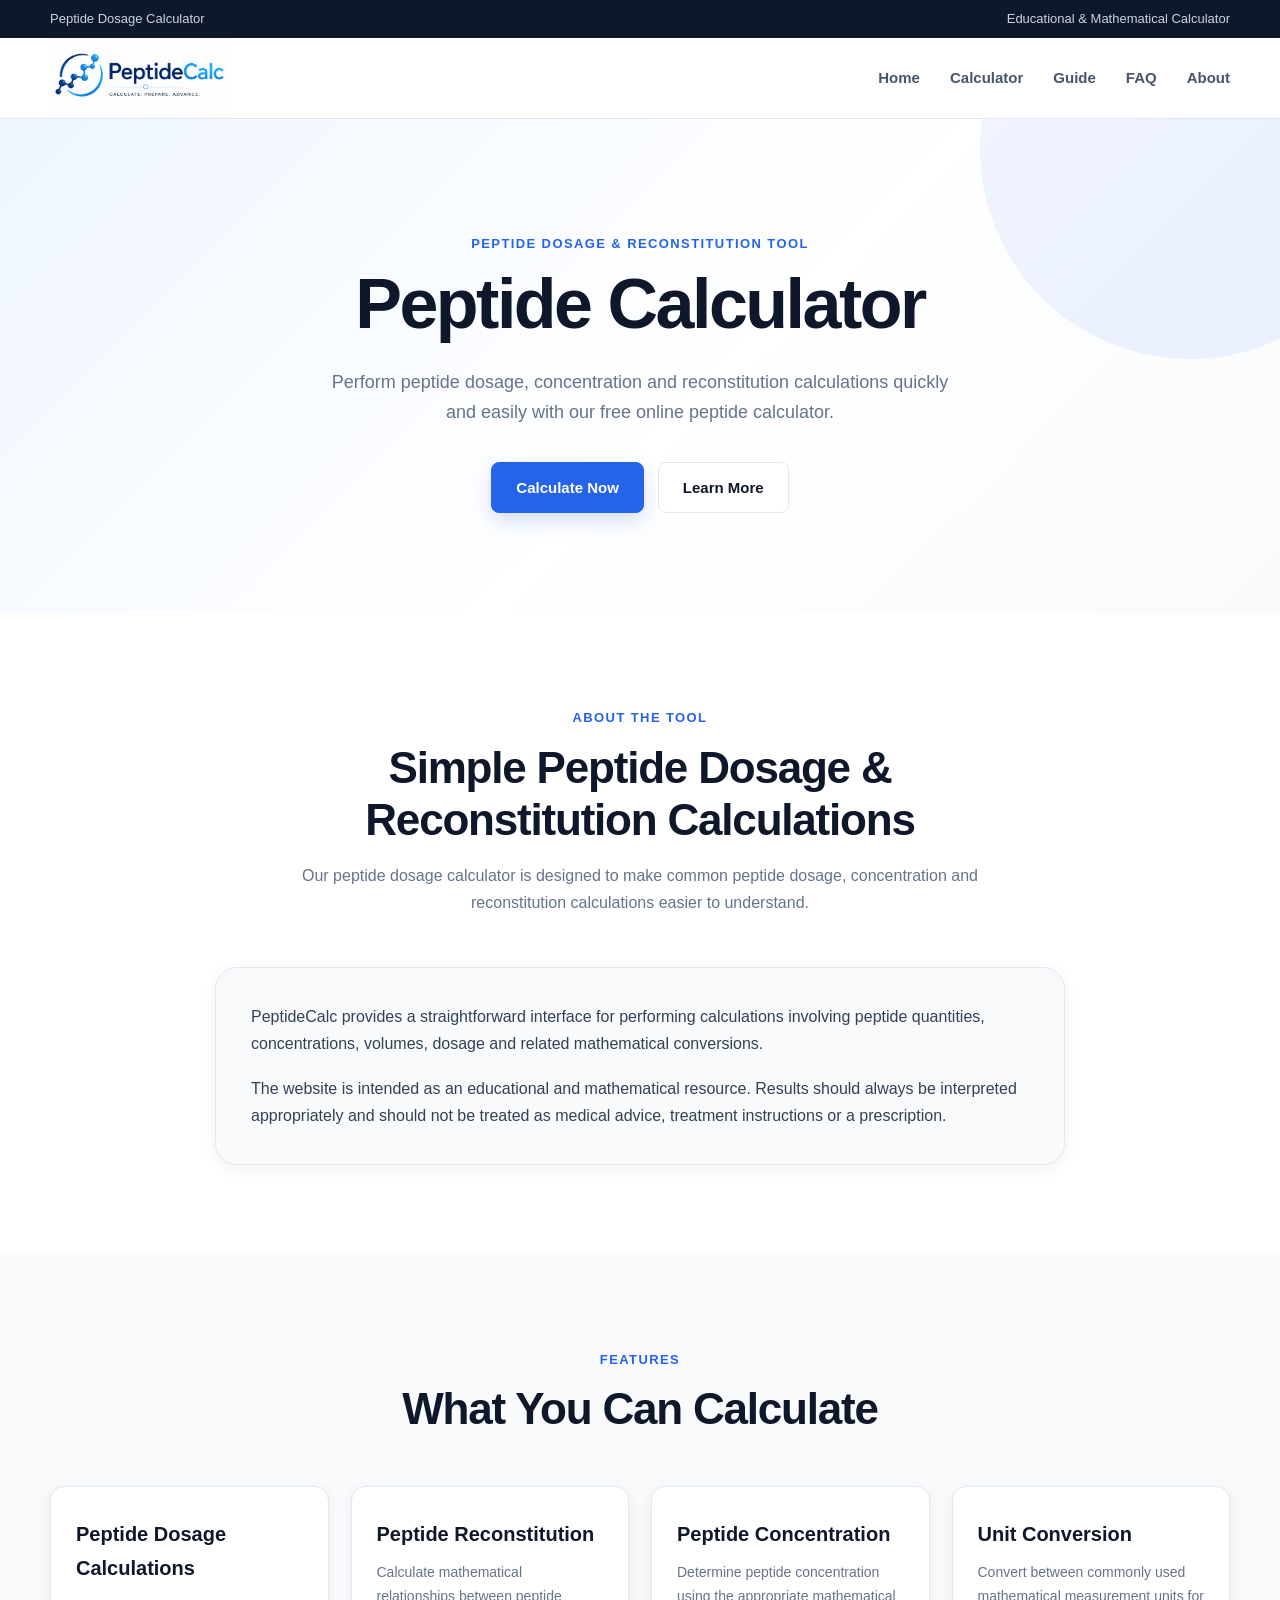
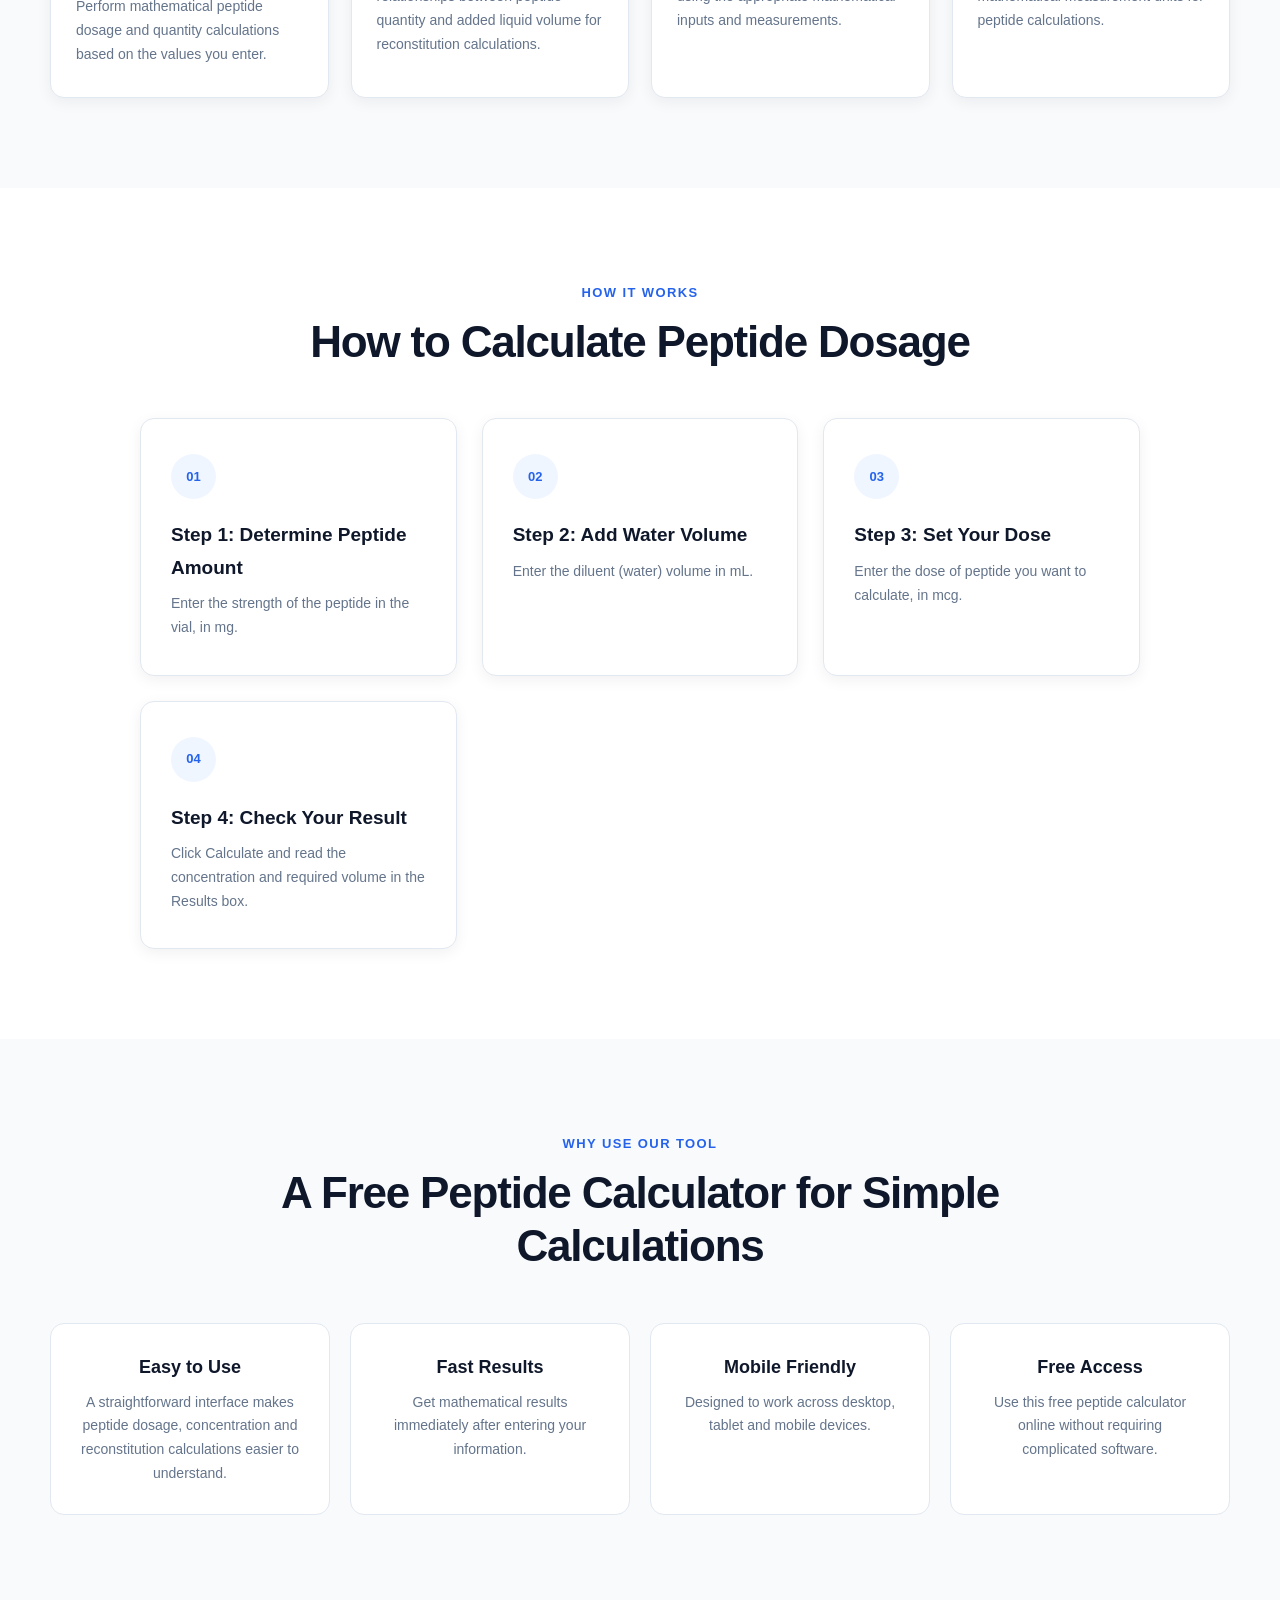
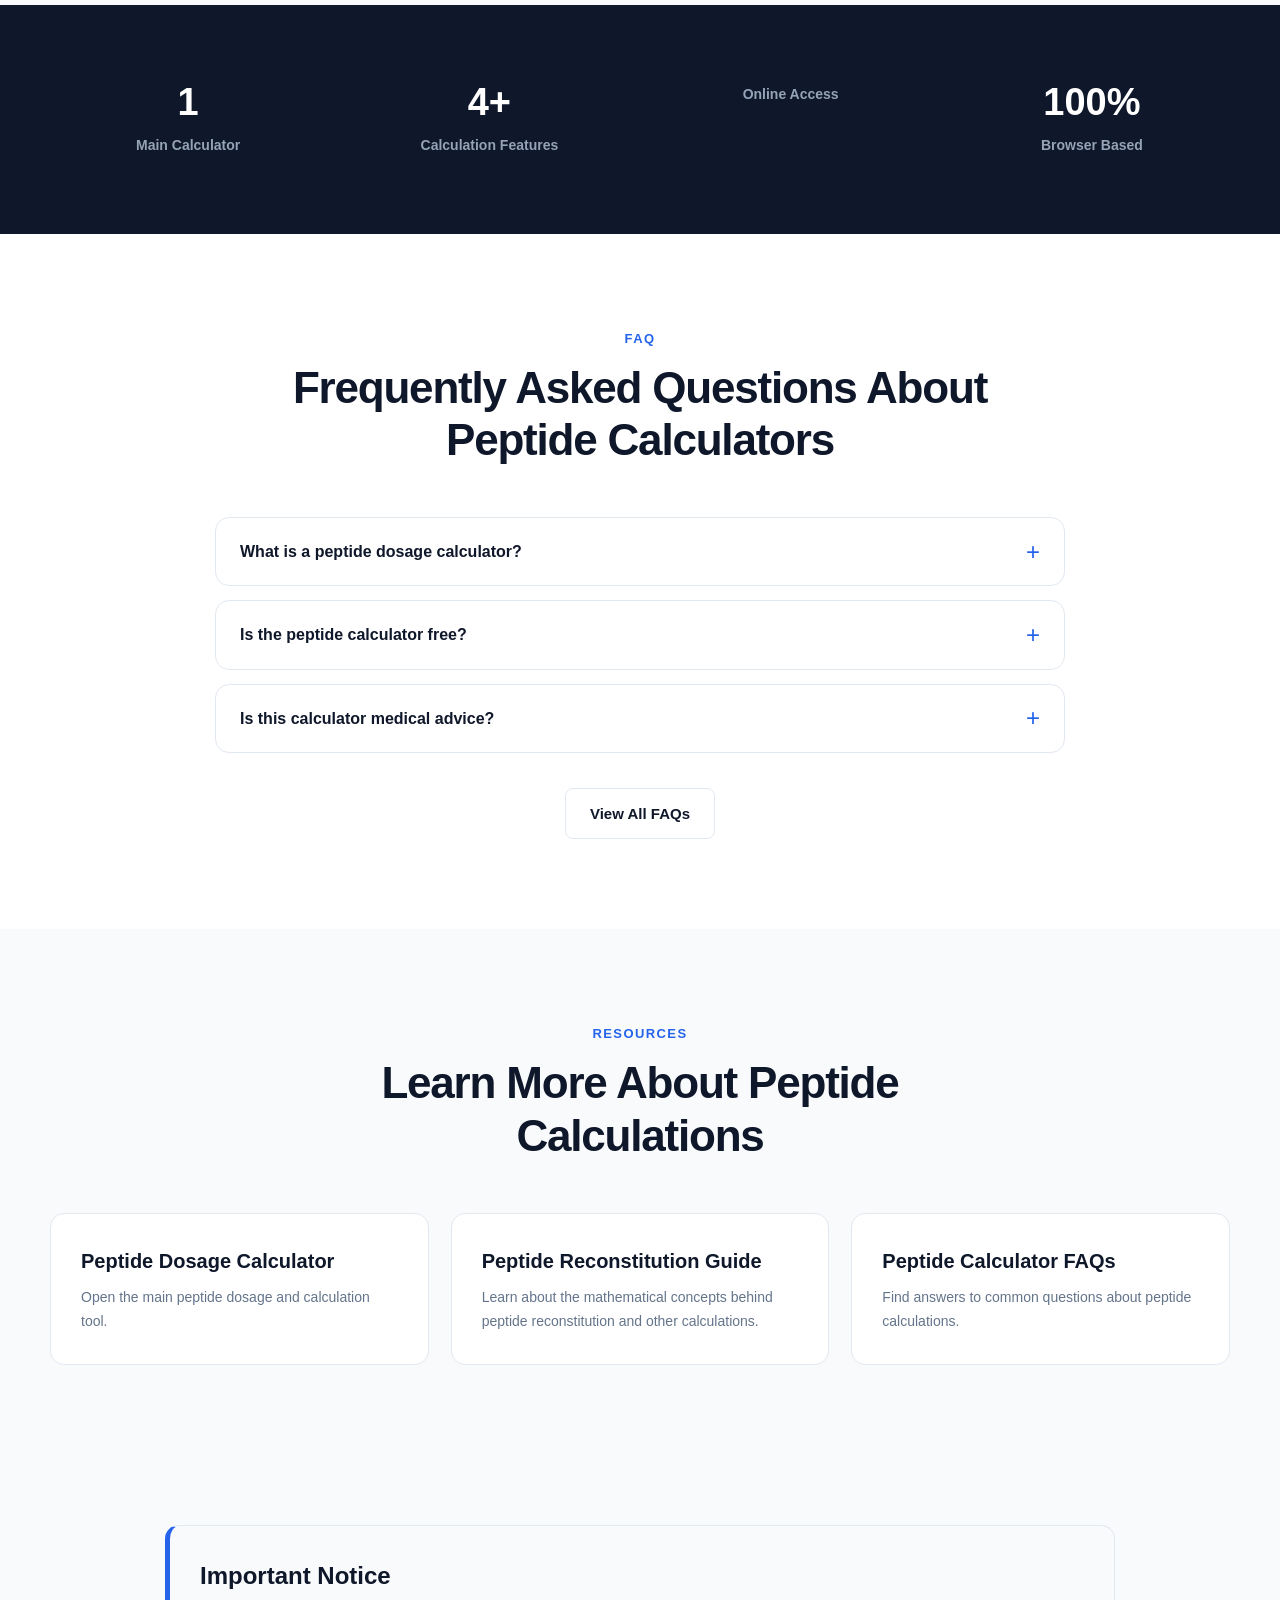
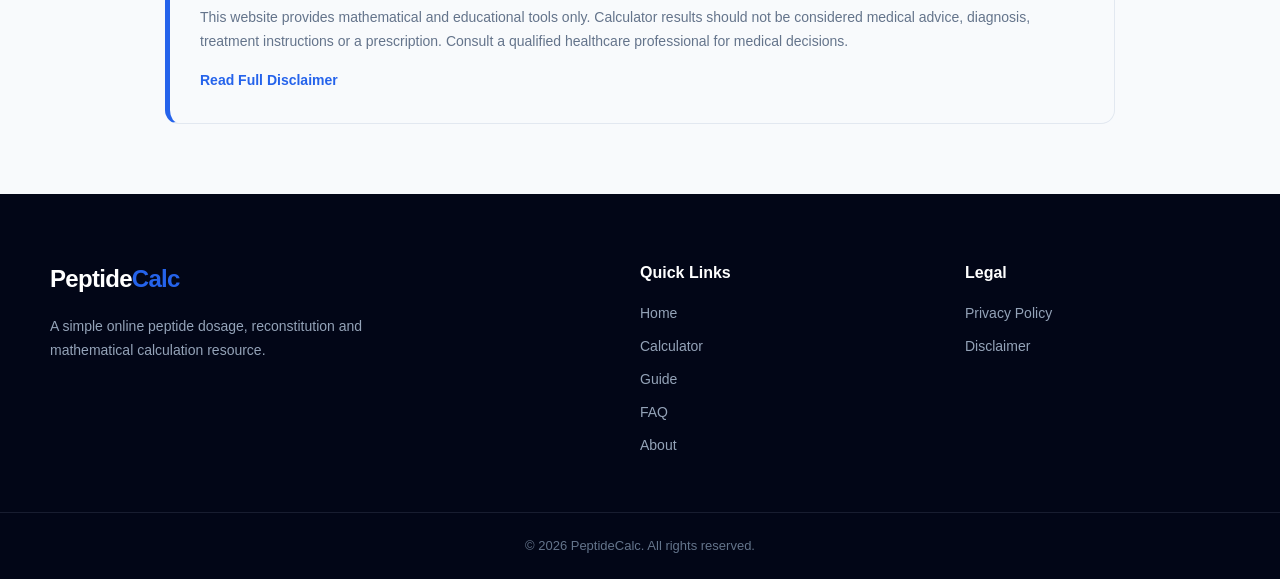
<file: index.html>
<!DOCTYPE html>
<html lang="en">
    
<head>

    <meta charset="UTF-8">

    <meta name="viewport" content="width=device-width, initial-scale=1.0">

    <!-- Primary SEO -->

    <title>
        Peptide Dosage Calculator | Free Peptide Reconstitution Calculator
    </title>

    <meta
        name="description"
        content="Free peptide dosage calculator for mathematical peptide reconstitution, concentration, dose and volume calculations. Educational tool — clear results fast."
    >

    <meta
        name="robots"
        content="index, follow"
    >
<meta name="google-site-verification" content="F35rqbBVg6ENbyYrUl2NkJEeMcFJ85l4w1VI4RaCMEo" />
    <link
        rel="canonical"
        href="https://peptide-calculator-virid.vercel.app/"
    >


    <!-- Favicon -->

    <link
        rel="icon"
        type="image/png"
        href="assets/favicon.png"
    >

    <link
        rel="apple-touch-icon"
        href="assets/favicon.png"
    >


    <!-- Open Graph -->

    <meta
        property="og:type"
        content="website"
    >

    <meta
        property="og:title"
        content="Peptide Dosage Calculator | Free Peptide Reconstitution Calculator"
    >

    <meta
        property="og:description"
        content="Free peptide dosage calculator for mathematical peptide reconstitution, concentration, dose and volume calculations. Educational tool — clear results fast."
    >

    <meta
        property="og:url"
        content="https://peptide-calculator-virid.vercel.app/"
    >

    <meta
        property="og:site_name"
        content="PeptideCalc"
    >


    <!-- Stylesheet -->

    <link
        rel="stylesheet"
        href="style.css"
    >

</head>


<body>

    <!-- =========================
         TOP INFO BAR
    ========================== -->

    <div class="top-bar">
        <div class="container">
            <span>Peptide Dosage Calculator</span>
            <span>Educational & Mathematical Calculator</span>
        </div>
    </div>


    <!-- =========================
         HEADER / NAVIGATION
    ========================== -->

    <header class="site-header">

        <div class="container header-container">

            <a href="index.html" class="logo">
    <img src="assets/logo.png" alt="PeptideCalc">
</a>

            <nav class="main-nav">

                <a href="index.html">Home</a>

                <a href="peptide-calculator.html">
                    Calculator
                </a>

                <a href="guide.html">
                    Guide
                </a>

                <a href="faq.html">
                    FAQ
                </a>

                <a href="about.html">
                    About
                </a>

            </nav>

        </div>

    </header>


    <main>

        <!-- =========================
             HERO SECTION
        ========================== -->

        <section class="hero-section">

            <div class="container hero-container">

                <div class="hero-content">

                    <span class="hero-eyebrow">
                        PEPTIDE DOSAGE & RECONSTITUTION TOOL
                    </span>

                    <h1>
                        Peptide Calculator
                    </h1>

                    <p>
                        Perform peptide dosage, concentration and reconstitution
                        calculations quickly and easily with our free online
                        peptide calculator.
                    </p>

                    <div class="hero-buttons">

                        <a
                            href="peptide-calculator.html"
                            class="primary-btn"
                        >
                            Calculate Now
                        </a>

                        <a
                            href="guide.html"
                            class="secondary-btn"
                        >
                            Learn More
                        </a>

                    </div>

                </div>

            </div>

        </section>


        <!-- =========================
             ABOUT THE CALCULATOR
        ========================== -->

        <section class="about-section">

            <div class="container">

                <div class="section-heading">

                    <span class="section-eyebrow">
                        ABOUT THE TOOL
                    </span>

                    <h2>
                        Simple Peptide Dosage & Reconstitution Calculations
                    </h2>

                    <p>
                        Our peptide dosage calculator is designed to make common
                        peptide dosage, concentration and reconstitution
                        calculations easier to understand.
                    </p>

                </div>

                <div class="about-content">

                    <p>
                        PeptideCalc provides a straightforward interface for
                        performing calculations involving peptide quantities,
                        concentrations, volumes, dosage and related mathematical
                        conversions.
                    </p>

                    <p>
                        The website is intended as an educational and
                        mathematical resource. Results should always be
                        interpreted appropriately and should not be treated
                        as medical advice, treatment instructions or a
                        prescription.
                    </p>

                </div>

            </div>

        </section>


        <!-- =========================
             FEATURES / SERVICES
        ========================== -->

        <section class="features-section">

            <div class="container">

                <div class="section-heading">

                    <span class="section-eyebrow">
                        FEATURES
                    </span>

                    <h2>
                        What You Can Calculate
                    </h2>

                </div>


                <div class="features-grid">

                    <article class="feature-card">

                        <h3>
                            Peptide Dosage Calculations
                        </h3>

                        <p>
                            Perform mathematical peptide dosage and quantity
                            calculations based on the values you enter.
                        </p>

                    </article>


                    <article class="feature-card">

                        <h3>
                            Peptide Reconstitution
                        </h3>

                        <p>
                            Calculate mathematical relationships between
                            peptide quantity and added liquid volume for
                            reconstitution calculations.
                        </p>

                    </article>


                    <article class="feature-card">

                        <h3>
                            Peptide Concentration
                        </h3>

                        <p>
                            Determine peptide concentration using the appropriate
                            mathematical inputs and measurements.
                        </p>

                    </article>


                    <article class="feature-card">

                        <h3>
                            Unit Conversion
                        </h3>

                        <p>
                            Convert between commonly used mathematical
                            measurement units for peptide calculations.
                        </p>

                    </article>

                </div>

            </div>

        </section>


        <!-- =========================
             HOW IT WORKS
        ========================== -->

        <section class="process-section">

            <div class="container">

                <div class="section-heading">

                    <span class="section-eyebrow">
                        HOW IT WORKS
                    </span>

                    <h2>
                        How to Calculate Peptide Dosage
                    </h2>

                </div>


                <div class="process-grid">

                    <div class="process-card">

                        <span class="process-number">01</span>

                        <h3>
                            Step 1: Determine Peptide Amount
                        </h3>

                        <p>
                            Enter the strength of the peptide in the
                            vial, in mg.
                        </p>

                    </div>


                    <div class="process-card">

                        <span class="process-number">02</span>

                        <h3>
                            Step 2: Add Water Volume
                        </h3>

                        <p>
                            Enter the diluent (water) volume in mL.
                        </p>

                    </div>


                    <div class="process-card">

                        <span class="process-number">03</span>

                        <h3>
                            Step 3: Set Your Dose
                        </h3>

                        <p>
                            Enter the dose of peptide you want to
                            calculate, in mcg.
                        </p>

                    </div>


                    <div class="process-card">

                        <span class="process-number">04</span>

                        <h3>
                            Step 4: Check Your Result
                        </h3>

                        <p>
                            Click Calculate and read the concentration
                            and required volume in the Results box.
                        </p>

                    </div>

                </div>

            </div>

        </section>


        <!-- =========================
             WHY CHOOSE US
        ========================== -->

        <section class="why-section">

            <div class="container">

                <div class="section-heading">

                    <span class="section-eyebrow">
                        WHY USE OUR TOOL
                    </span>

                    <h2>
                        A Free Peptide Calculator for Simple Calculations
                    </h2>

                </div>


                <div class="why-grid">

                    <div class="why-card">
                        <h3>Easy to Use</h3>
                        <p>
                            A straightforward interface makes peptide dosage,
                            concentration and reconstitution calculations
                            easier to understand.
                        </p>
                    </div>

                    <div class="why-card">
                        <h3>Fast Results</h3>
                        <p>
                            Get mathematical results immediately after
                            entering your information.
                        </p>
                    </div>

                    <div class="why-card">
                        <h3>Mobile Friendly</h3>
                        <p>
                            Designed to work across desktop, tablet and
                            mobile devices.
                        </p>
                    </div>

                    <div class="why-card">
                        <h3>Free Access</h3>
                        <p>
                            Use this free peptide calculator online without
                            requiring complicated software.
                        </p>
                    </div>

                </div>

            </div>

        </section>


        <!-- =========================
             FACTS / COUNTERS
        ========================== -->

        <section class="facts-section">

            <div class="container">

                <div class="facts-grid">

                    <div class="fact-item">
                        <strong>1</strong>
                        <span>Main Calculator</span>
                    </div>

                    <div class="fact-item">
                        <strong>4+</strong>
                        <span>Calculation Features</span>
                    </div>

                    <div class="fact-item">
                        <span>Online Access</span>
                    </div>

                    <div class="fact-item">
                        <strong>100%</strong>
                        <span>Browser Based</span>
                    </div>

                </div>

            </div>

        </section>


        <!-- =========================
             FAQ PREVIEW
        ========================== -->

        <section class="faq-preview-section">

            <div class="container">

                <div class="section-heading">

                    <span class="section-eyebrow">
                        FAQ
                    </span>

                    <h2>
                        Frequently Asked Questions About Peptide Calculators
                    </h2>

                </div>


                <div class="faq-list">

                    <details>
                        <summary>
                            What is a peptide dosage calculator?
                        </summary>

                        <p>
                            A peptide dosage calculator is a mathematical tool
                            that can help perform calculations involving peptide
                            quantities, concentrations, volumes and related
                            measurements.
                        </p>

                    </details>


                    <details>
                        <summary>
                            Is the peptide calculator free?
                        </summary>

                        <p>
                            Yes. This free peptide calculator is designed to be
                            available online without requiring paid software.
                        </p>

                    </details>


                    <details>
                        <summary>
                            Is this calculator medical advice?
                        </summary>

                        <p>
                            No. The calculator performs mathematical
                            calculations and does not provide medical
                            diagnosis, treatment recommendations or
                            prescriptions.
                        </p>

                    </details>

                </div>


                <div class="center-button">

                    <a
                        href="faq.html"
                        class="secondary-btn"
                    >
                        View All FAQs
                    </a>

                </div>

            </div>

        </section>


        <!-- =========================
             EDUCATIONAL RESOURCES
        ========================== -->

        <section class="resources-section">

            <div class="container">

                <div class="section-heading">

                    <span class="section-eyebrow">
                        RESOURCES
                    </span>

                    <h2>
                        Learn More About Peptide Calculations
                    </h2>

                </div>


                <div class="resources-grid">

                    <a href="peptide-calculator.html" class="resource-card">

                        <h3>
                            Peptide Dosage Calculator
                        </h3>

                        <p>
                            Open the main peptide dosage and calculation tool.
                        </p>

                    </a>


                    <a href="guide.html" class="resource-card">

                        <h3>
                            Peptide Reconstitution Guide
                        </h3>

                        <p>
                            Learn about the mathematical concepts behind
                            peptide reconstitution and other calculations.
                        </p>

                    </a>


                    <a href="faq.html" class="resource-card">

                        <h3>
                            Peptide Calculator FAQs
                        </h3>

                        <p>
                            Find answers to common questions about peptide
                            calculations.
                        </p>

                    </a>

                </div>

            </div>

        </section>


        <!-- =========================
             DISCLAIMER NOTICE
        ========================== -->

        <section class="notice-section">

            <div class="container">

                <div class="notice-box">

                    <h2>
                        Important Notice
                    </h2>

                    <p>
                        This website provides mathematical and educational
                        tools only. Calculator results should not be considered
                        medical advice, diagnosis, treatment instructions or
                        a prescription. Consult a qualified healthcare
                        professional for medical decisions.
                    </p>

                    <a href="disclaimer.html">
                        Read Full Disclaimer
                    </a>

                </div>

            </div>

        </section>

    </main>


    <!-- =========================
         FOOTER
    ========================== -->

    <footer class="site-footer">

        <div class="container footer-container">

            <div class="footer-about">

                <a href="index.html" class="logo">
                    Peptide<span>Calc</span>
                </a>

                <p>
                    A simple online peptide dosage, reconstitution and
                    mathematical calculation resource.
                </p>

            </div>


            <div class="footer-links">

                <h3>Quick Links</h3>

                <a href="index.html">Home</a>

                <a href="peptide-calculator.html">
                    Calculator
                </a>

                <a href="guide.html">
                    Guide
                </a>

                <a href="faq.html">
                    FAQ
                </a>

                <a href="about.html">
                    About
                </a>

            </div>


            <div class="footer-links">

                <h3>Legal</h3>

                <a href="privacy.html">
                    Privacy Policy
                </a>

                <a href="disclaimer.html">
                    Disclaimer
                </a>

            </div>

        </div>


        <div class="footer-bottom">

            <p>
                © 2026 PeptideCalc. All rights reserved.
            </p>

        </div>

    </footer>


    <script src="script.js"></script>

</body>
</html>
</file>
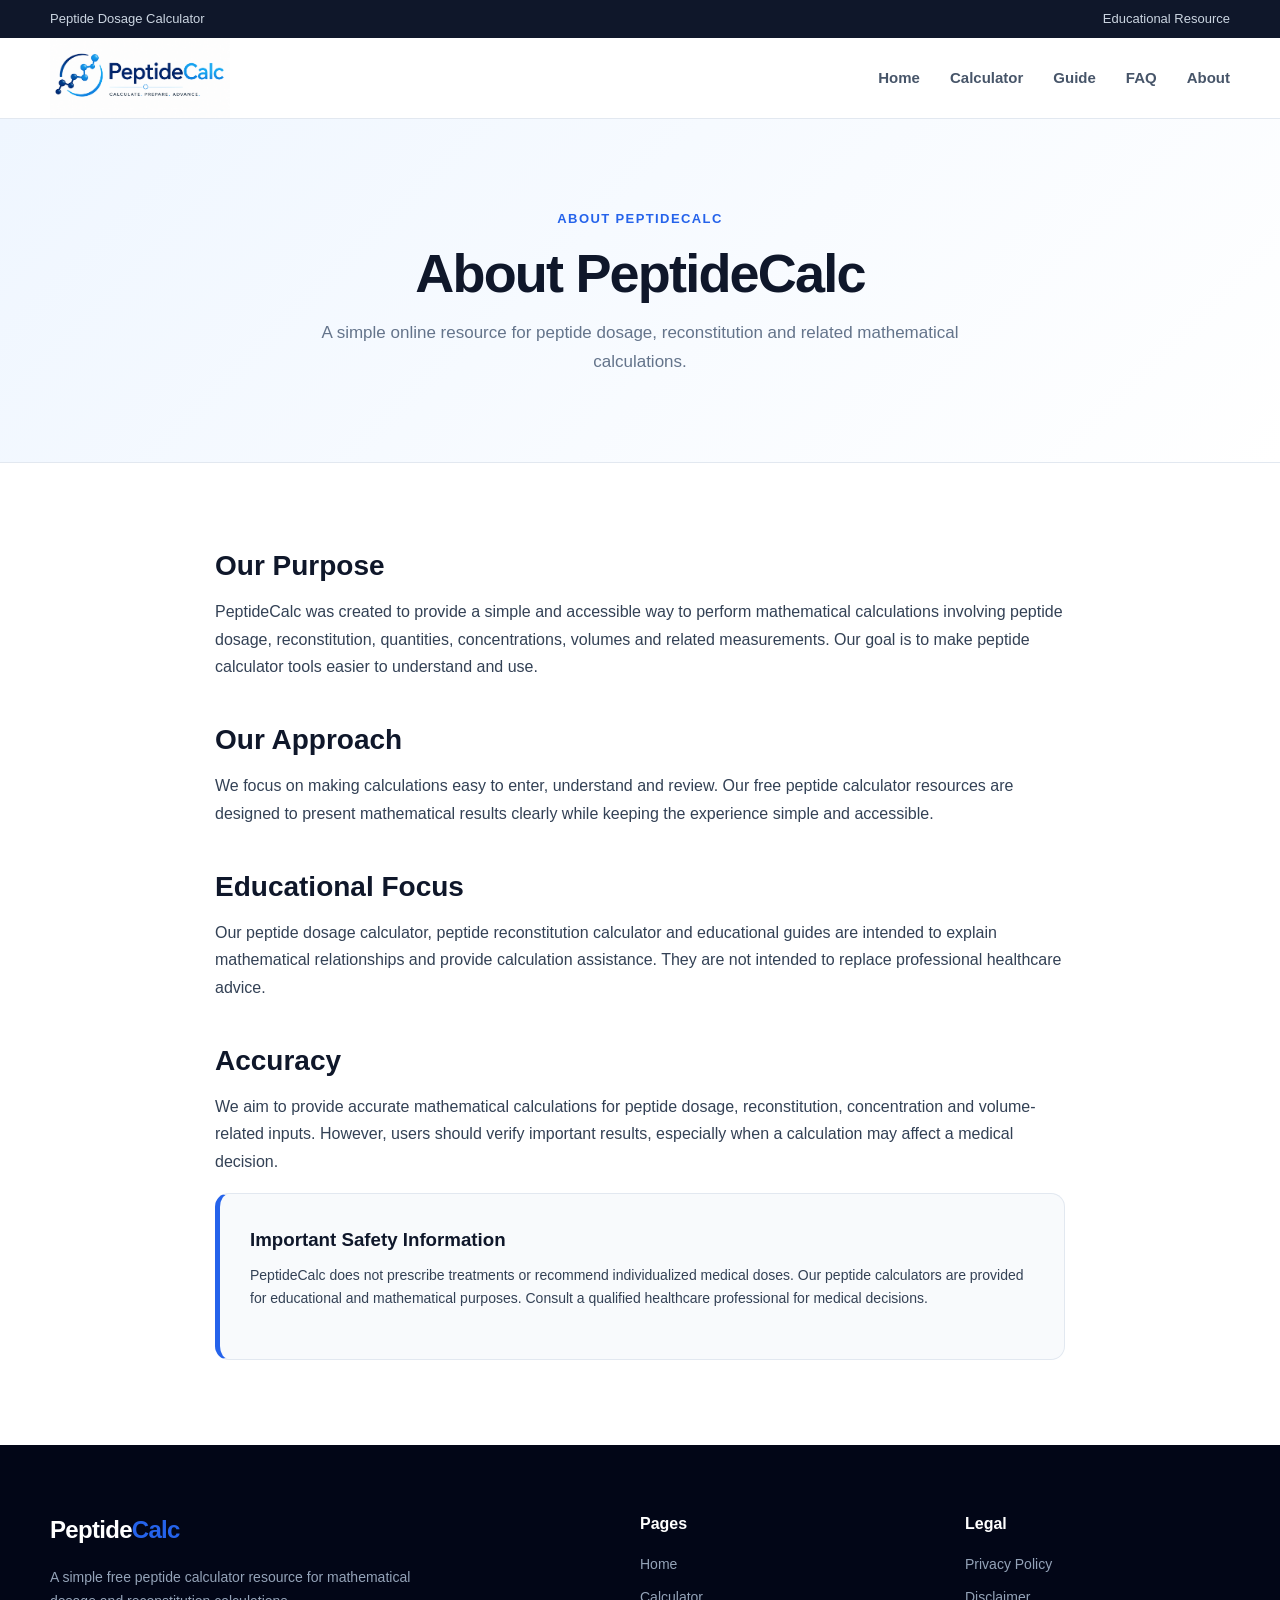
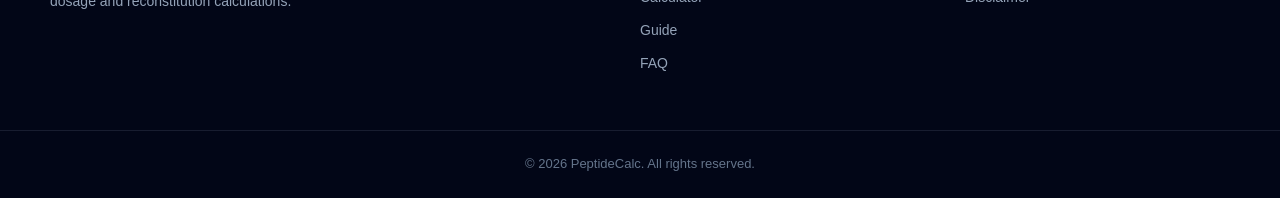
<file: about.html>
<!DOCTYPE html>

<html lang="en">

<head>

<meta charset="UTF-8">

<meta name="viewport" content="width=device-width, initial-scale=1.0">


<!-- =========================================
     PRIMARY SEO
========================================== -->

<title>
    About PeptideCalc | Free Peptide Dosage Calculator
</title>

<meta
    name="description"
    content="Learn about PeptideCalc, a free educational resource for peptide dosage, reconstitution and concentration calculations, explained simply."
>

<meta
    name="robots"
    content="index, follow"
>

<link
    rel="canonical"
    href="https://peptide-calculator-virid.vercel.app/about.html"
>


<!-- =========================================
     FAVICON
========================================== -->

<link
    rel="icon"
    type="image/png"
    href="assets/favicon.png"
>

<link
    rel="apple-touch-icon"
    href="assets/favicon.png"
>


<!-- =========================================
     OPEN GRAPH
========================================== -->

<meta
    property="og:type"
    content="website"
>

<meta
    property="og:title"
    content="About PeptideCalc | Free Peptide Dosage Calculator"
>

<meta
    property="og:description"
    content="Learn about PeptideCalc, a free educational resource for peptide dosage, reconstitution and concentration calculations, explained simply."
>

<meta
    property="og:url"
    content="https://peptide-calculator-virid.vercel.app/about.html" 
> 

<meta 
    property="og:site_name" 
    content="PeptideCalc" 
> 


<!-- ========================================= 
     STYLESHEET 
========================================== --> 

<link 
    rel="stylesheet" 
    href="style.css" 
> 

</head> 

<body> 

<div class="top-bar"> 

    <div class="container"> 

        <span>Peptide Dosage Calculator</span> 

        <span>Educational Resource</span> 

    </div> 

</div> 


<header class="site-header"> 

    <div class="container header-container"> 

       <a href="index.html" class="logo"> 
<img src="assets/logo.png" alt="PeptideCalc"> 

</a> 

        <nav class="main-nav"> 

            <a href="index.html">Home</a> 

            <a href="peptide-calculator.html"> 
                Calculator 
            </a> 

            <a href="guide.html"> 
                Guide 
            </a> 

            <a href="faq.html"> 
                FAQ 
            </a> 

            <a href="about.html"> 
                About 
            </a> 

        </nav> 

    </div> 

</header> 


<main> 

    <section class="page-hero"> 

        <div class="container"> 

            <span class="section-eyebrow"> 
                ABOUT PEPTIDECALC 
            </span> 

            <h1> 
                About PeptideCalc 
            </h1> 

            <p> 
                A simple online resource for peptide dosage, 
                reconstitution and related mathematical calculations. 
            </p> 

        </div> 

    </section> 


    <section class="content-section"> 

        <div class="container content-container"> 

            <h2> 
                Our Purpose 
            </h2> 

            <p> 
                PeptideCalc was created to provide a simple and 
                accessible way to perform mathematical calculations 
                involving peptide dosage, reconstitution, quantities, 
                concentrations, volumes and related measurements. Our 
                goal is to make peptide calculator tools easier to 
                understand and use. 
            </p> 


            <h2> 
                Our Approach 
            </h2> 

            <p> 
                We focus on making calculations easy to enter, 
                understand and review. Our free peptide calculator 
                resources are designed to present mathematical results 
                clearly while keeping the experience simple and 
                accessible. 
            </p> 


            <h2> 
                Educational Focus 
            </h2> 

            <p> 
                Our peptide dosage calculator, peptide reconstitution 
                calculator and educational guides are intended to 
                explain mathematical relationships and provide 
                calculation assistance. They are not intended to 
                replace professional healthcare advice. 
            </p> 


            <h2> 
                Accuracy 
            </h2> 

            <p> 
                We aim to provide accurate mathematical calculations 
                for peptide dosage, reconstitution, concentration and 
                volume-related inputs. However, users should verify 
                important results, especially when a calculation may 
                affect a medical decision. 
            </p> 


            <div class="notice-box"> 

                <h3> 
                    Important Safety Information 
                </h3> 

                <p> 
                    PeptideCalc does not prescribe treatments or 
                    recommend individualized medical doses. Our peptide 
                    calculators are provided for educational and 
                    mathematical purposes. Consult a qualified 
                    healthcare professional for medical decisions. 
                </p> 

            </div> 

        </div> 

    </section> 

</main> 


<footer class="site-footer"> 

    <div class="container footer-container"> 

        <div class="footer-about"> 

            <a href="index.html" class="logo"> 
                Peptide<span>Calc</span> 
            </a> 

            <p> 
                A simple free peptide calculator resource for 
                mathematical dosage and reconstitution calculations. 
            </p> 

        </div> 


        <div class="footer-links"> 

            <h3>Pages</h3> 

            <a href="index.html">Home</a> 

            <a href="peptide-calculator.html"> 
                Calculator 
            </a> 

            <a href="guide.html"> 
                Guide 
            </a> 

            <a href="faq.html"> 
                FAQ 
            </a> 

        </div> 


        <div class="footer-links"> 

            <h3>Legal</h3> 

            <a href="privacy.html"> 
                Privacy Policy 
            </a> 

            <a href="disclaimer.html"> 
                Disclaimer 
            </a> 

        </div> 

    </div> 


    <div class="footer-bottom"> 

        <p> 
            © 2026 PeptideCalc. All rights reserved. 
        </p> 

    </div> 

</footer> 


<script src="script.js"></script> 
</body> 
</html>
</file>
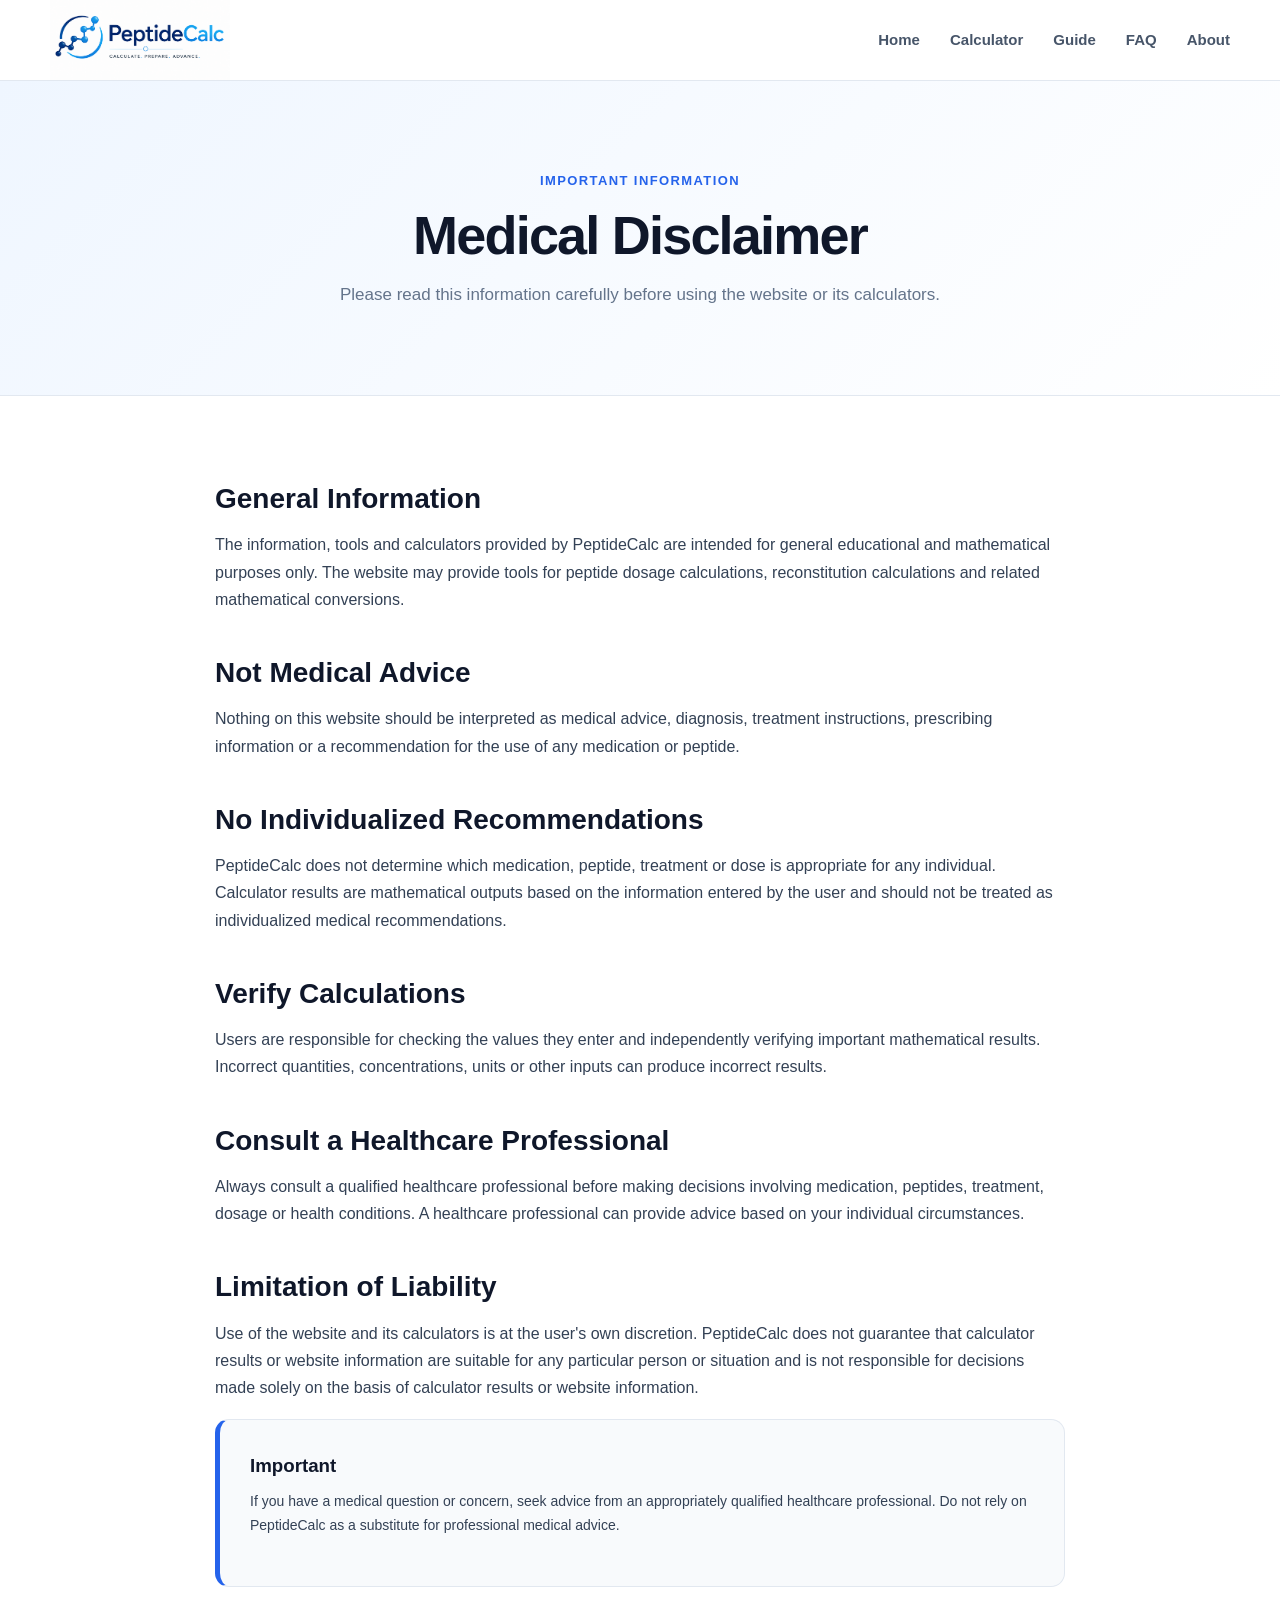
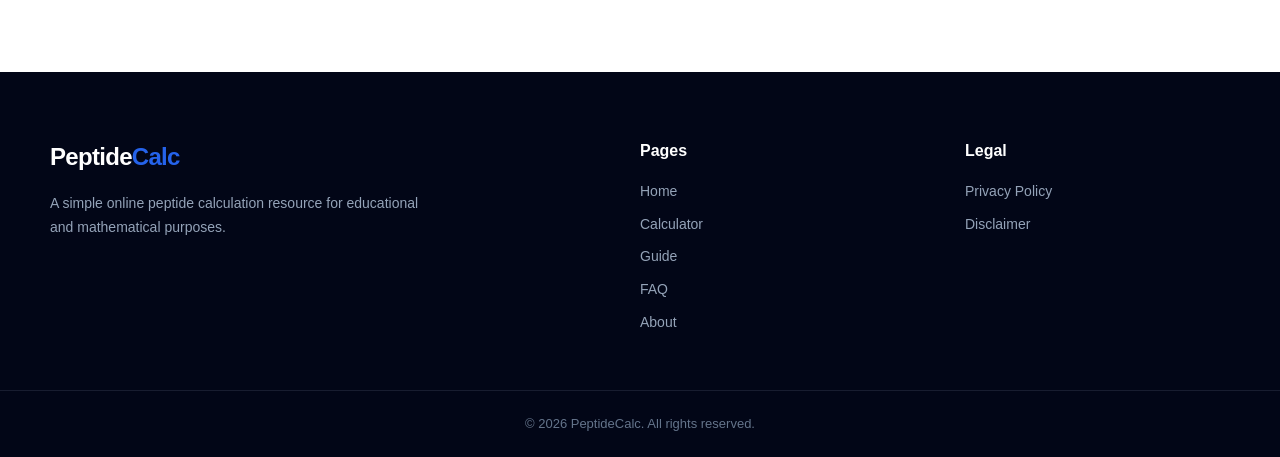
<file: disclaimer.html>
<!DOCTYPE html>
<html lang="en">
<head>

    <meta charset="UTF-8">

    <meta name="viewport" content="width=device-width, initial-scale=1.0">

    <title>Medical Disclaimer | PeptideCalc Peptide Calculator</title>

    <meta
        name="description"
        content="Read the PeptideCalc medical disclaimer: our free peptide calculator is for educational and mathematical purposes only — not medical advice."
    >

    <meta name="robots" content="index, follow">

    <link
        rel="canonical"
        href="https://peptide-calculator-virid.vercel.app/disclaimer.html"
    >

    <meta property="og:type" content="website">

    <meta property="og:title" content="Medical Disclaimer | PeptideCalc Peptide Calculator">

    <meta property="og:description" content="Read the PeptideCalc medical disclaimer: our free peptide calculator is for educational and mathematical purposes only — not medical advice.">

    <meta
        property="og:url"
        content="https://peptide-calculator-virid.vercel.app/disclaimer.html"
    >

    <meta property="og:site_name" content="PeptideCalc">

    <meta name="twitter:card" content="summary">

    <meta name="twitter:title" content="Medical Disclaimer | PeptideCalc Peptide Calculator">

    <meta name="twitter:description" content="Read the PeptideCalc medical disclaimer: our free peptide calculator is for educational and mathematical purposes only — not medical advice.">

    <link rel="stylesheet" href="style.css">
    <link rel="icon" type="image/png" href="assets/favicon.png">
</head>

<body>

    <header class="site-header">

        <div class="container header-container">

            <a href="index.html" class="logo">
    <img src="assets/logo.png" alt="PeptideCalc">
</a>

            <nav class="main-nav">

                <a href="index.html">Home</a>

                <a href="peptide-calculator.html">
                    Calculator
                </a>

                <a href="guide.html">Guide</a>

                <a href="faq.html">FAQ</a>

                <a href="about.html">About</a>

            </nav>

        </div>

    </header>


    <main>

        <section class="page-hero">

            <div class="container">

                <span class="section-eyebrow">
                    IMPORTANT INFORMATION
                </span>

                <h1>
                    Medical Disclaimer
                </h1>

                <p>
                    Please read this information carefully before using the website or its calculators.
                </p>

            </div>

        </section>


        <section class="content-section">

            <div class="container content-container">

                <h2>
                    General Information
                </h2>

                <p>
                    The information, tools and calculators provided by PeptideCalc
                    are intended for general educational and mathematical purposes only.
                    The website may provide tools for peptide dosage calculations,
                    reconstitution calculations and related mathematical conversions.
                </p>


                <h2>
                    Not Medical Advice
                </h2>

                <p>
                    Nothing on this website should be interpreted as medical advice,
                    diagnosis, treatment instructions, prescribing information or
                    a recommendation for the use of any medication or peptide.
                </p>


                <h2>
                    No Individualized Recommendations
                </h2>

                <p>
                    PeptideCalc does not determine which medication, peptide,
                    treatment or dose is appropriate for any individual.
                    Calculator results are mathematical outputs based on the
                    information entered by the user and should not be treated
                    as individualized medical recommendations.
                </p>


                <h2>
                    Verify Calculations
                </h2>

                <p>
                    Users are responsible for checking the values they enter and
                    independently verifying important mathematical results.
                    Incorrect quantities, concentrations, units or other inputs
                    can produce incorrect results.
                </p>


                <h2>
                    Consult a Healthcare Professional
                </h2>

                <p>
                    Always consult a qualified healthcare professional before
                    making decisions involving medication, peptides, treatment,
                    dosage or health conditions. A healthcare professional can
                    provide advice based on your individual circumstances.
                </p>


                <h2>
                    Limitation of Liability
                </h2>

                <p>
                    Use of the website and its calculators is at the user's own
                    discretion. PeptideCalc does not guarantee that calculator
                    results or website information are suitable for any particular
                    person or situation and is not responsible for decisions made
                    solely on the basis of calculator results or website information.
                </p>


                <div class="notice-box">

                    <h3>
                        Important
                    </h3>

                    <p>
                        If you have a medical question or concern, seek advice from
                        an appropriately qualified healthcare professional. Do not
                        rely on PeptideCalc as a substitute for professional medical advice.
                    </p>

                </div>

            </div>

        </section>

    </main>


    <footer class="site-footer">

        <div class="container footer-container">

            <div class="footer-about">

                <a href="index.html" class="logo">
                    Peptide<span>Calc</span>
                </a>

                <p>
                    A simple online peptide calculation resource for educational
                    and mathematical purposes.
                </p>

            </div>


            <div class="footer-links">

                <h3>Pages</h3>

                <a href="index.html">Home</a>

                <a href="peptide-calculator.html">
                    Calculator
                </a>

                <a href="guide.html">Guide</a>

                <a href="faq.html">FAQ</a>

                <a href="about.html">About</a>

            </div>


            <div class="footer-links">

                <h3>Legal</h3>

                <a href="privacy.html">
                    Privacy Policy
                </a>

                <a href="disclaimer.html">
                    Disclaimer
                </a>

            </div>

        </div>


        <div class="footer-bottom">

            <p>
                © 2026 PeptideCalc. All rights reserved.
            </p>

        </div>

    </footer>


    <script src="script.js"></script>

</body>
</html>
</file>
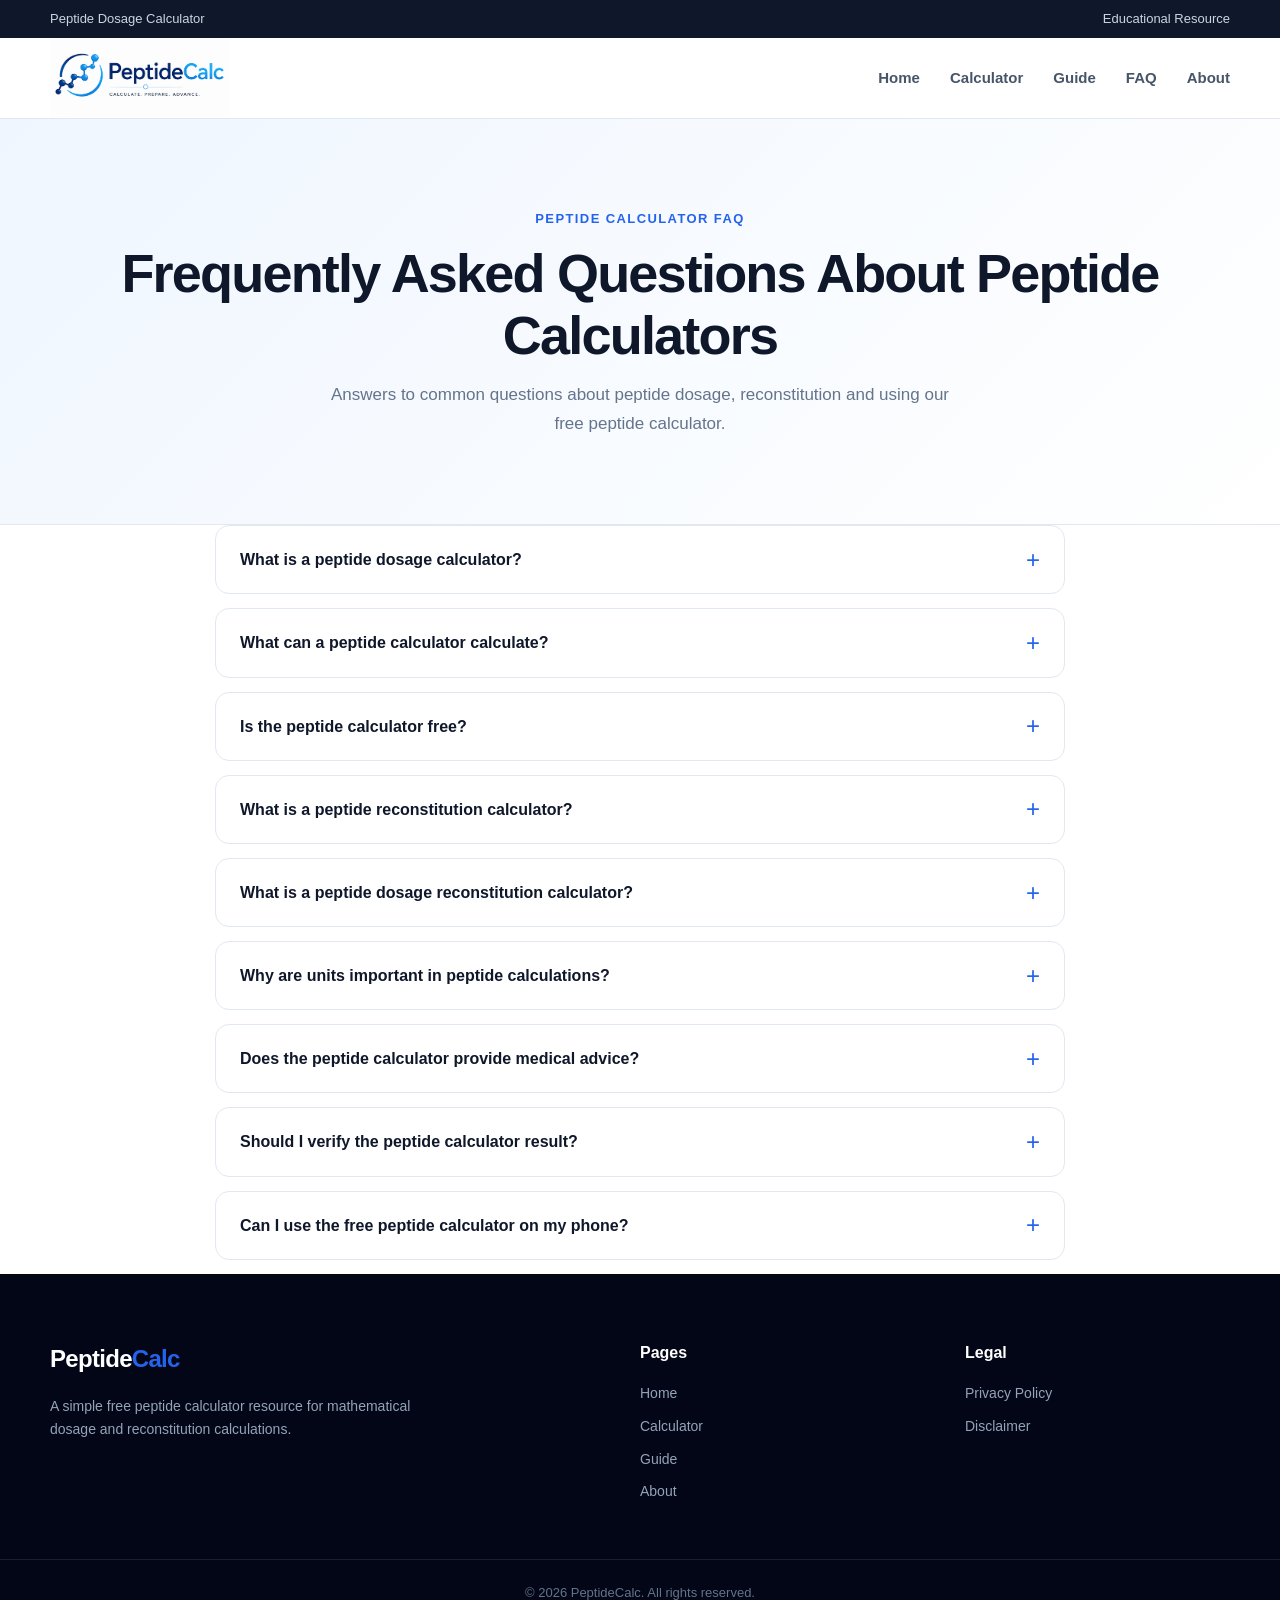
<file: faq.html>
<!DOCTYPE html>

<html lang="en">

<head>

<meta charset="UTF-8">

<meta name="viewport" content="width=device-width, initial-scale=1.0">


<!-- =========================================
     PRIMARY SEO
========================================== -->

<title>
    Peptide Calculator FAQ | Dosage, Reconstitution & Concentration Answers
</title>

<meta
    name="description"
    content="Find answers to common questions about peptide calculators, peptide dosage calculators, reconstitution, concentration, volume, units and mathematical peptide calculations."
>

<meta
    name="robots"
    content="index, follow"
>

<link
    rel="canonical"
    href="https://peptide-calculator-virid.vercel.app/faq.html"
>


<!-- =========================================
     FAVICON
========================================== -->

<link
    rel="icon"
    type="image/png"
    href="assets/favicon.png"
>

<link
    rel="apple-touch-icon"
    href="assets/favicon.png"
>


<!-- =========================================
     OPEN GRAPH
========================================== -->

<meta
    property="og:type"
    content="website"
>

<meta
    property="og:title"
    content="Peptide Calculator FAQ | Dosage, Reconstitution & Concentration Answers"
>

<meta
    property="og:description"
    content="Answers to common questions about peptide calculators, peptide dosage, reconstitution, concentration, volume, units and using the PeptideCalc calculator."
>

<meta
    property="og:url"
    content="https://peptide-calculator-virid.vercel.app/faq.html" 
> 

<meta 
    property="og:site_name" 
    content="PeptideCalc" 
> 


<!-- ========================================= 
     STYLESHEET 
========================================== --> 

<link 
    rel="stylesheet" 
    href="style.css" 
> 


</head> 

<body> 

<div class="top-bar"> 

    <div class="container"> 

        <span>Peptide Dosage Calculator</span> 

        <span>Educational Resource</span> 

    </div> 

</div> 


<header class="site-header"> 

    <div class="container header-container"> 

        <a href="index.html" class="logo"> 
<img src="assets/logo.png" alt="PeptideCalc"> 


</a> 


        <nav class="main-nav"> 

            <a href="index.html">Home</a> 

            <a href="peptide-calculator.html"> 
                Calculator 
            </a> 

            <a href="guide.html"> 
                Guide 
            </a> 

            <a href="faq.html"> 
                FAQ 
            </a> 

            <a href="about.html"> 
                About 
            </a> 

        </nav> 

    </div> 

</header> 


<main> 

    <section class="page-hero"> 

        <div class="container"> 

            <span class="section-eyebrow"> 
                PEPTIDE CALCULATOR FAQ 
            </span> 

            <h1> 
                Frequently Asked Questions About Peptide Calculators 
            </h1> 

            <p> 
                Answers to common questions about peptide dosage, 
                reconstitution and using our free peptide calculator. 
            </p> 

        </div> 

    </section> 


    <section class="faq-page-section"> 

        <div class="container faq-container"> 


            <details> 

                <summary> 
                    What is a peptide dosage calculator? 
                </summary> 

                <p> 
                    A peptide dosage calculator is a mathematical tool 
                    that helps perform calculations involving peptide 
                    quantities, concentrations, volumes and related 
                    measurements. It can help organize mathematical 
                    inputs and provide a calculated result. 
                </p> 

            </details> 


            <details> 

                <summary> 
                    What can a peptide calculator calculate? 
                </summary> 

                <p> 
                    Depending on the selected calculation, a peptide 
                    calculator can perform mathematical calculations 
                    involving quantity, volume, concentration, units 
                    and peptide-related measurements. 
                </p> 

            </details> 


            <details> 

                <summary> 
                    Is the peptide calculator free? 
                </summary> 

                <p> 
                    Yes. PeptideCalc provides a free peptide calculator 
                    that can be used online without requiring paid 
                    software. 
                </p> 

            </details> 


            <details> 

                <summary> 
                    What is a peptide reconstitution calculator? 
                </summary> 

                <p> 
                    A peptide reconstitution calculator is a 
                    mathematical tool designed to help calculate 
                    relationships between peptide quantity, liquid 
                    volume and concentration. The results are 
                    mathematical calculations and should not be 
                    considered individualized medical instructions. 
                </p> 

            </details> 


            <details> 

                <summary> 
                    What is a peptide dosage reconstitution calculator? 
                </summary> 

                <p> 
                    A peptide dosage reconstitution calculator combines 
                    mathematical relationships involving peptide 
                    quantity, concentration and volume. It can help 
                    users understand how these values relate when 
                    performing a calculation. 
                </p> 

            </details> 


            <details> 

                <summary> 
                    Why are units important in peptide calculations? 
                </summary> 

                <p> 
                    Mathematical calculations require compatible units. 
                    Entering inconsistent units can result in an 
                    incorrect calculation, so users should carefully 
                    check quantities, concentrations, volumes and units 
                    before reviewing the result. 
                </p> 

            </details> 


            <details> 

                <summary> 
                    Does the peptide calculator provide medical advice? 
                </summary> 

                <p> 
                    No. A peptide calculator is a mathematical tool and 
                    does not diagnose conditions, prescribe medication 
                    or provide individualized medical treatment or 
                    dosing advice. 
                </p> 

            </details> 


            <details> 

                <summary> 
                    Should I verify the peptide calculator result? 
                </summary> 

                <p> 
                    Yes. For important calculations, independently 
                    check your inputs, units and mathematical result. 
                    PeptideCalc is designed for educational and 
                    mathematical calculation purposes. 
                </p> 

            </details> 


            <details> 

                <summary> 
                    Can I use the free peptide calculator on my phone? 
                </summary> 

                <p> 
                    Yes. The website is designed to be responsive and 
                    usable on mobile devices, tablets and desktop 
                    computers. 
                </p> 

            </details> 


        </div> 

    </section> 

</main> 


<footer class="site-footer"> 

    <div class="container footer-container"> 

        <div class="footer-about"> 

            <a href="index.html" class="logo"> 
                Peptide<span>Calc</span> 
            </a> 

            <p> 
                A simple free peptide calculator resource for 
                mathematical dosage and reconstitution calculations. 
            </p> 

        </div> 


        <div class="footer-links"> 

            <h3>Pages</h3> 

            <a href="index.html">Home</a> 

            <a href="peptide-calculator.html"> 
                Calculator 
            </a> 

            <a href="guide.html"> 
                Guide 
            </a> 

            <a href="about.html"> 
                About 
            </a> 

        </div> 


        <div class="footer-links"> 

            <h3>Legal</h3> 

            <a href="privacy.html"> 
                Privacy Policy 
            </a> 

            <a href="disclaimer.html"> 
                Disclaimer 
            </a> 

        </div> 

    </div> 


    <div class="footer-bottom"> 

        <p> 
            © 2026 PeptideCalc. All rights reserved. 
        </p> 

    </div> 

</footer> 


<script src="script.js"></script> 


</body> 
</html>
</file>
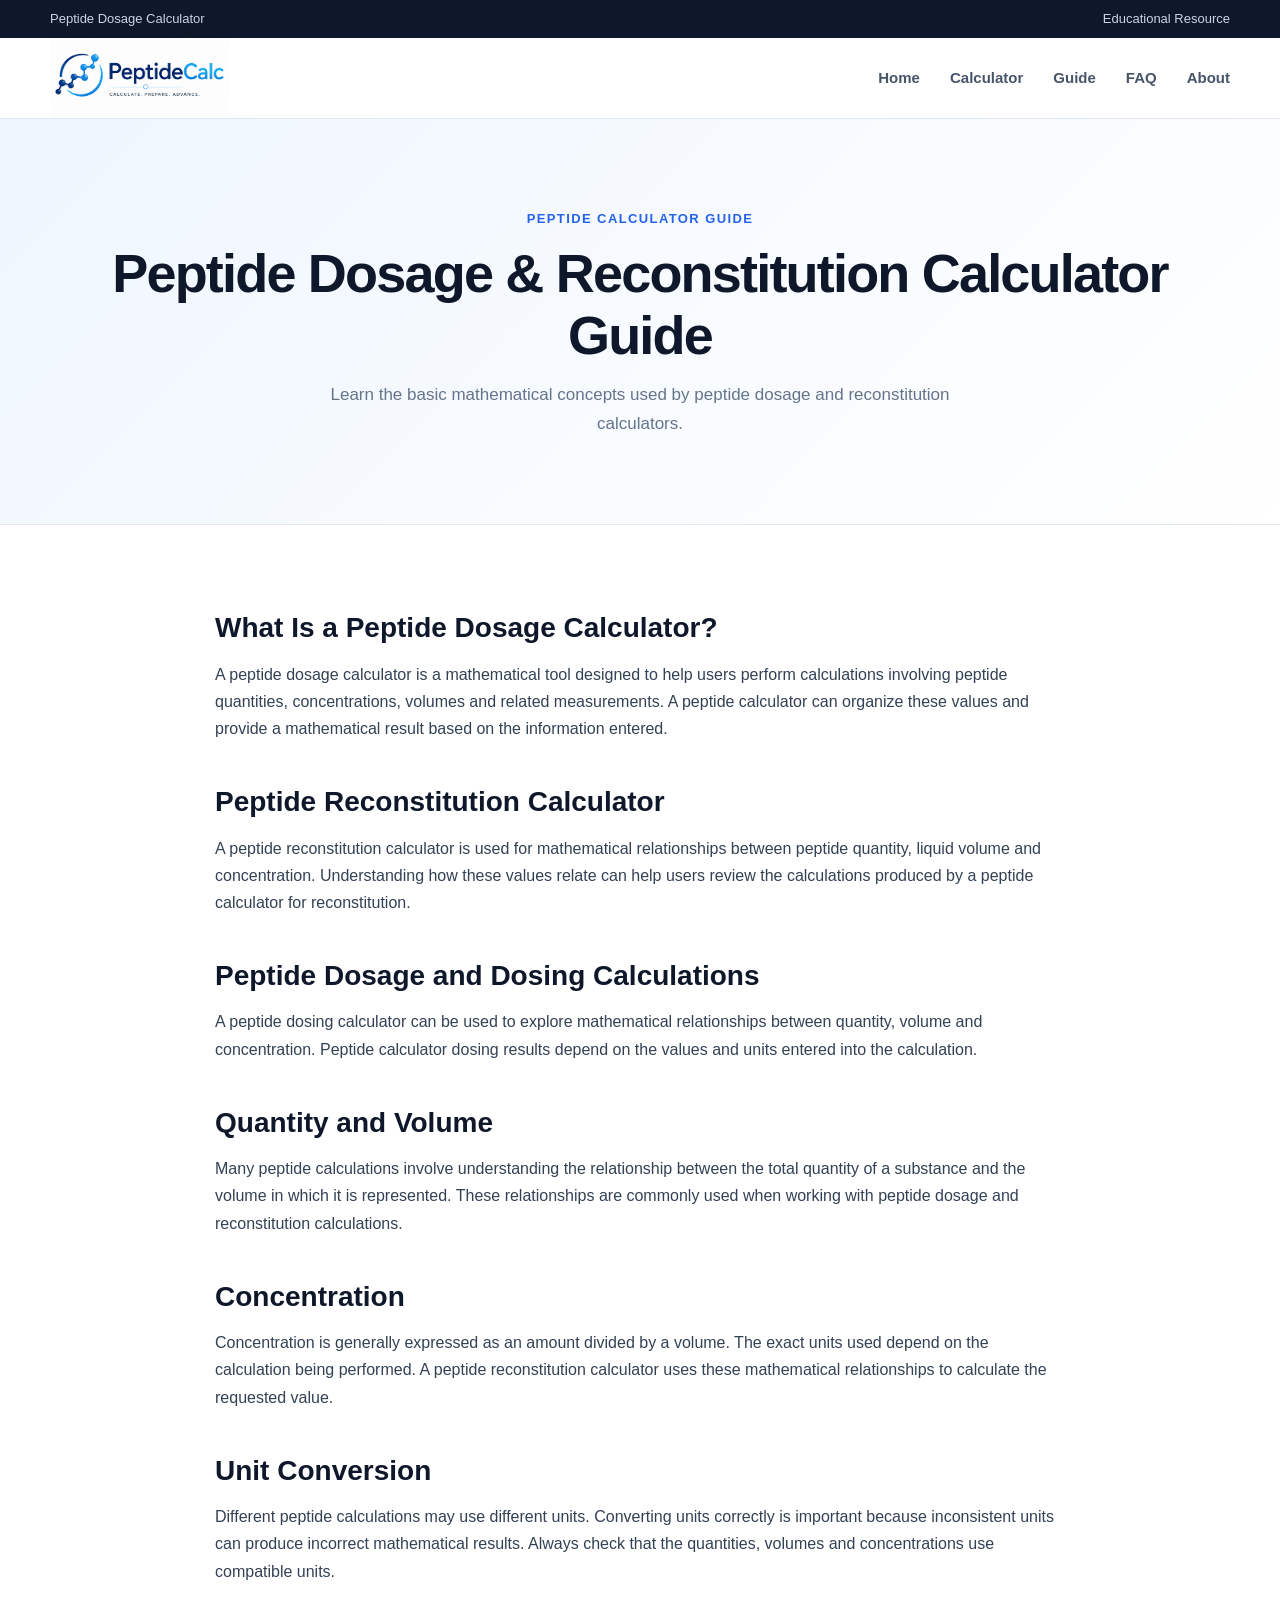
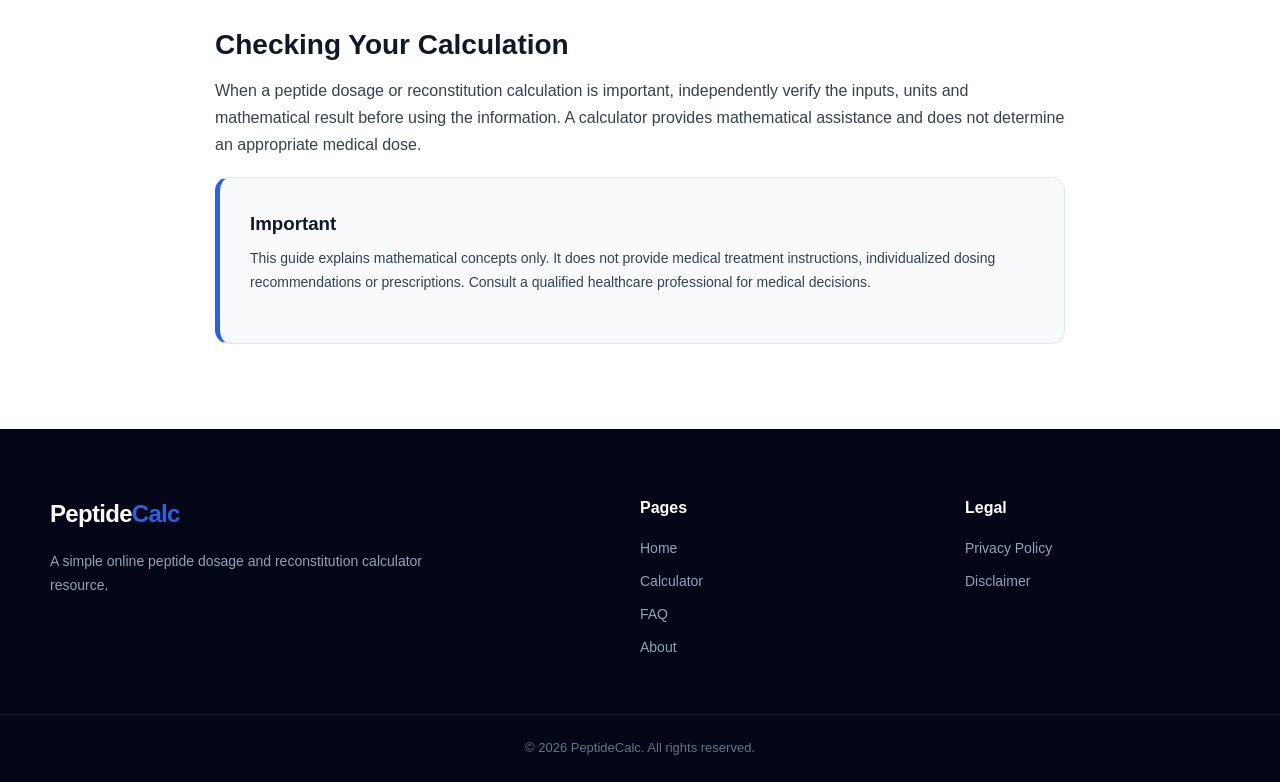
<file: guide.html>
<!DOCTYPE html>

<html lang="en">

<head>

<meta charset="UTF-8">

<meta name="viewport" content="width=device-width, initial-scale=1.0">


<!-- =========================================
     PRIMARY SEO
========================================== -->

<title>
    Peptide Dosage Calculator Guide | How Reconstitution & Concentration Work
</title>

<meta
    name="description"
    content="Learn how peptide dosage and reconstitution calculators work, including concentration, volume, quantity, dosing calculations and unit conversion concepts."
>

<meta
    name="robots"
    content="index, follow"
>

<link
    rel="canonical"
    href="https://peptide-calculator-virid.vercel.app/guide.html"
>


<!-- =========================================
     FAVICON
========================================== -->

<link
    rel="icon"
    type="image/png"
    href="assets/favicon.png"
>

<link
    rel="apple-touch-icon"
    href="assets/favicon.png"
>


<!-- =========================================
     OPEN GRAPH
========================================== -->

<meta
    property="og:type"
    content="article"
>

<meta
    property="og:title"
    content="Peptide Dosage Calculator Guide | How Reconstitution & Concentration Work"
>

<meta
    property="og:description"
    content="Learn the mathematical concepts behind peptide dosage, reconstitution, quantity, concentration, volume and unit calculations."
>

<meta
    property="og:url"
    content="https://peptide-calculator-virid.vercel.app/guide.html"
>

<meta
    property="og:site_name"
    content="PeptideCalc"
>


<!-- =========================================
     STYLESHEET
========================================== -->

<link
    rel="stylesheet"
    href="style.css"
>


</head>

<body>

<div class="top-bar">

    <div class="container">

        <span>Peptide Dosage Calculator</span>

        <span>Educational Resource</span>

    </div>

</div>


<header class="site-header">

    <div class="container header-container">

        <a href="index.html" class="logo">
<img src="assets/logo.png" alt="PeptideCalc">

</a>


        <nav class="main-nav">

            <a href="index.html">Home</a>

            <a href="peptide-calculator.html">
                Calculator
            </a>

            <a href="guide.html">
                Guide
            </a>

            <a href="faq.html">
                FAQ
            </a>

            <a href="about.html">
                About
            </a>

        </nav>

    </div>

</header>


<main>

    <section class="page-hero">

        <div class="container">

            <span class="section-eyebrow">
                PEPTIDE CALCULATOR GUIDE
            </span>

            <h1>
                Peptide Dosage & Reconstitution Calculator Guide
            </h1>

            <p>
                Learn the basic mathematical concepts used by peptide
                dosage and reconstitution calculators.
            </p>

        </div>

    </section>


    <section class="content-section">

        <div class="container content-container">

            <h2>
                What Is a Peptide Dosage Calculator?
            </h2>

            <p>
                A peptide dosage calculator is a mathematical tool
                designed to help users perform calculations involving
                peptide quantities, concentrations, volumes and related
                measurements. A peptide calculator can organize these
                values and provide a mathematical result based on the
                information entered.
            </p>


            <h2>
                Peptide Reconstitution Calculator
            </h2>

            <p>
                A peptide reconstitution calculator is used for
                mathematical relationships between peptide quantity,
                liquid volume and concentration. Understanding how
                these values relate can help users review the
                calculations produced by a peptide calculator for
                reconstitution.
            </p>


            <h2>
                Peptide Dosage and Dosing Calculations
            </h2>

            <p>
                A peptide dosing calculator can be used to explore
                mathematical relationships between quantity, volume
                and concentration. Peptide calculator dosing results
                depend on the values and units entered into the
                calculation.
            </p>


            <h2>
                Quantity and Volume
            </h2>

            <p>
                Many peptide calculations involve understanding the
                relationship between the total quantity of a substance
                and the volume in which it is represented. These
                relationships are commonly used when working with
                peptide dosage and reconstitution calculations.
            </p>


            <h2>
                Concentration
            </h2>

            <p>
                Concentration is generally expressed as an amount
                divided by a volume. The exact units used depend on
                the calculation being performed. A peptide
                reconstitution calculator uses these mathematical
                relationships to calculate the requested value.
            </p>


            <h2>
                Unit Conversion
            </h2>

            <p>
                Different peptide calculations may use different
                units. Converting units correctly is important because
                inconsistent units can produce incorrect mathematical
                results. Always check that the quantities, volumes and
                concentrations use compatible units.
            </p>


            <h2>
                Checking Your Calculation
            </h2>

            <p>
                When a peptide dosage or reconstitution calculation
                is important, independently verify the inputs, units
                and mathematical result before using the information.
                A calculator provides mathematical assistance and does
                not determine an appropriate medical dose.
            </p>


            <div class="notice-box">

                <h3>
                    Important
                </h3>

                <p>
                    This guide explains mathematical concepts only.
                    It does not provide medical treatment instructions,
                    individualized dosing recommendations or
                    prescriptions. Consult a qualified healthcare
                    professional for medical decisions.
                </p>

            </div>

        </div>

    </section>

</main>


<footer class="site-footer">

    <div class="container footer-container">

        <div class="footer-about">

            <a href="index.html" class="logo">
                Peptide<span>Calc</span>
            </a>

            <p>
                A simple online peptide dosage and reconstitution
                calculator resource.
            </p>

        </div>


        <div class="footer-links">

            <h3>Pages</h3>

            <a href="index.html">Home</a>

            <a href="peptide-calculator.html">
                Calculator
            </a>

            <a href="faq.html">FAQ</a>

            <a href="about.html">About</a>

        </div>


        <div class="footer-links">

            <h3>Legal</h3>

            <a href="privacy.html">
                Privacy Policy
            </a>

            <a href="disclaimer.html">
                Disclaimer
            </a>

        </div>

    </div>


    <div class="footer-bottom">

        <p>
            © 2026 PeptideCalc. All rights reserved.
        </p>

    </div>

</footer>


<script src="script.js"></script>

</body>
</html>
</file>
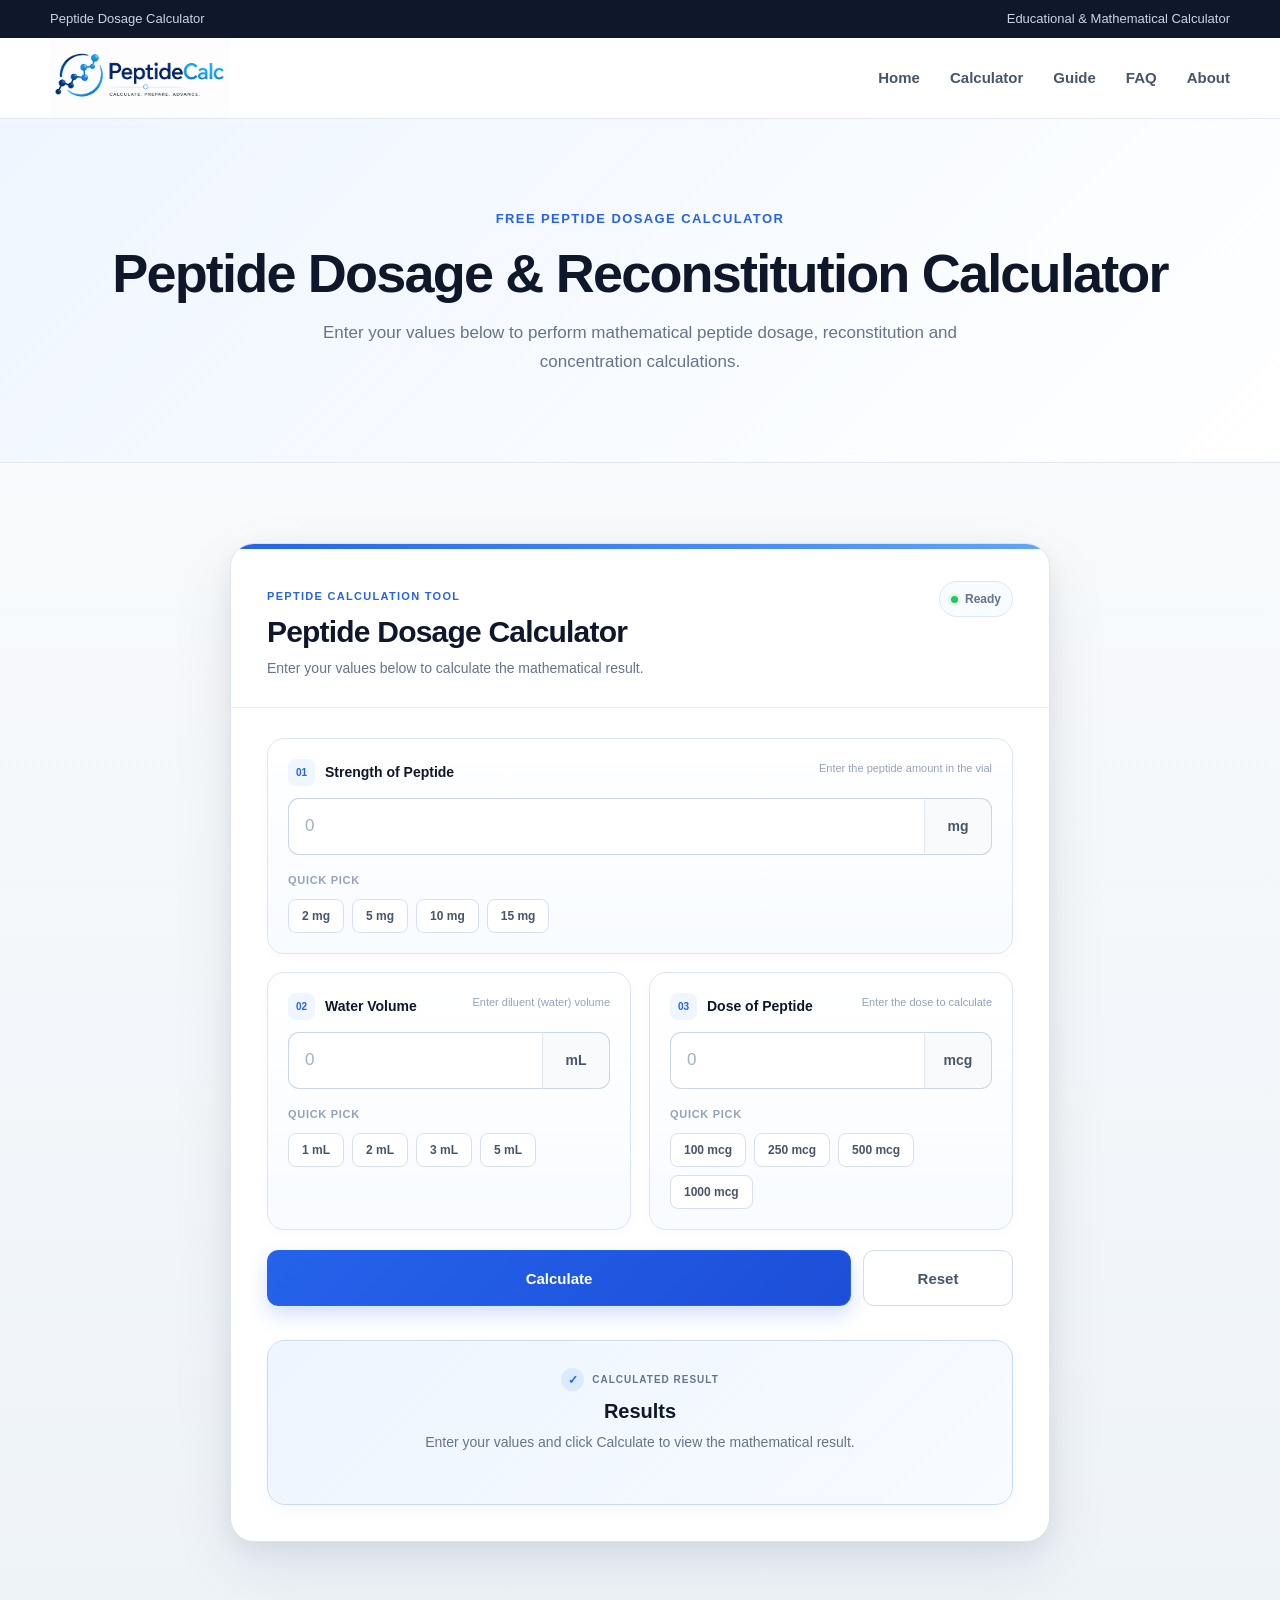
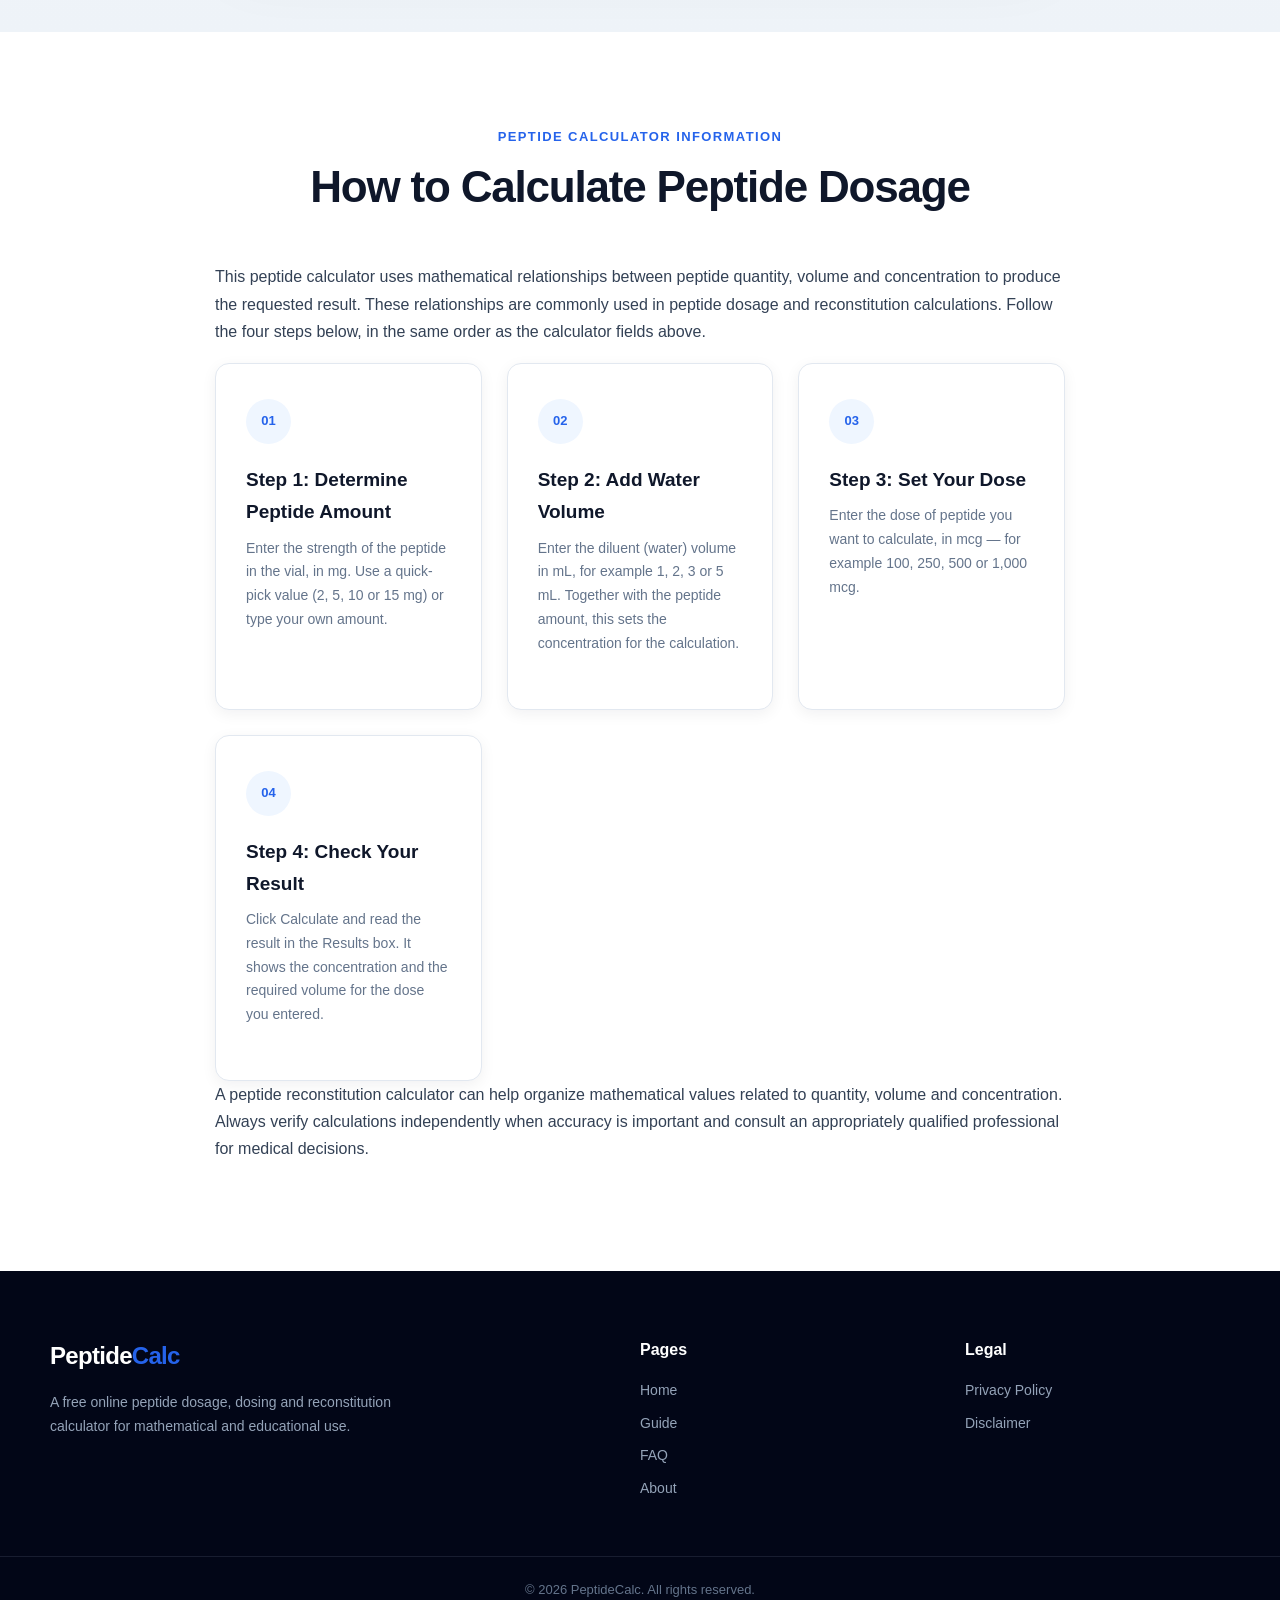
<file: peptide-calculator.html>
<!DOCTYPE html>

<html lang="en">

<head>

<meta charset="UTF-8">

<meta name="viewport" content="width=device-width, initial-scale=1.0">


<!-- =========================================
     PRIMARY SEO
========================================== -->

<title>
    Peptide Dosage Calculator | Dose, Volume & Concentration Tool
</title>

<meta
    name="description"
    content="Use the free peptide dosage calculator to work out dose, volume and concentration from your reconstitution amounts. Educational maths tool, clear results fast."
>

<meta
    name="robots"
    content="index, follow"
>

<link
    rel="canonical"
    href="https://peptide-calculator-virid.vercel.app/peptide-calculator.html"
>


<!-- =========================================
     FAVICON
========================================== -->

<link
    rel="icon"
    type="image/png"
    href="assets/favicon.png"
>

<link
    rel="apple-touch-icon"
    href="assets/favicon.png"
>


<!-- =========================================
     OPEN GRAPH
========================================== -->

<meta
    property="og:type"
    content="website"
>

<meta
    property="og:title"
    content="Peptide Dosage Calculator | Dose, Volume & Concentration Tool"
>

<meta
    property="og:description"
    content="Use the free peptide dosage calculator to work out dose, volume and concentration from your reconstitution amounts. Educational maths tool, clear results fast."
>

<meta
    property="og:url"
    content="https://peptide-calculator-virid.vercel.app/peptide-calculator.html"
>

<meta
    property="og:site_name"
    content="PeptideCalc"
>


<!-- =========================================
     STYLESHEET
========================================== -->

<link
    rel="stylesheet"
    href="style.css"
>


</head>

<body>


<!-- TOP BAR -->

<div class="top-bar">

    <div class="container">

        <span>Peptide Dosage Calculator</span>

        <span>Educational & Mathematical Calculator</span>

    </div>

</div>


<!-- HEADER -->

<header class="site-header">

    <div class="container header-container">

        <a href="index.html" class="logo">
<img src="assets/logo.png" alt="PeptideCalc">


</a>

        <nav class="main-nav">

            <a href="index.html">Home</a>

            <a href="peptide-calculator.html">
                Calculator
            </a>

            <a href="guide.html">
                Guide
            </a>

            <a href="faq.html">
                FAQ
            </a>

            <a href="about.html">
                About
            </a>

        </nav>

    </div>

</header>


<main>

    <!-- CALCULATOR HERO -->

    <section class="calculator-hero">

        <div class="container">

            <span class="section-eyebrow">
                FREE PEPTIDE DOSAGE CALCULATOR
            </span>

            <h1>
                Peptide Dosage & Reconstitution Calculator
            </h1>

            <p>
                Enter your values below to perform mathematical
                peptide dosage, reconstitution and concentration
                calculations.
            </p>

        </div>

    </section>


    <!-- CALCULATOR -->



<section class="calculator-section">


<div class="container">

    <div class="calculator-box">

        <!-- CALCULATOR HEADER -->

        <div class="calculator-header">

            <div class="calculator-title-row">

                <div>
                    <span class="calculator-label">
                        PEPTIDE CALCULATION TOOL
                    </span>

                    <h2>
                        Peptide Dosage Calculator
                    </h2>

                    <p>
                        Enter your values below to calculate the
                        mathematical result.
                    </p>
                </div>

                <div class="calculator-status">
                    <span></span>
                    Ready
                </div>

            </div>

        </div>


        <!-- CALCULATOR FORM -->

        <form id="peptideCalculatorForm">


            <!-- =========================
                 PEPTIDE AMOUNT
            ========================== -->

            <div class="calculator-input-card">

                <div class="input-card-top">

                    <div>
                        <span class="input-step">
                            01
                        </span>

                        <label for="peptideAmount">
                            Strength of Peptide
                        </label>
                    </div>

                    <span class="input-hint">
                        Enter the peptide amount in the vial
                    </span>

                </div>


                <div class="input-with-unit">

                    <input
                        type="number"
                        id="peptideAmount"
                        name="peptideAmount"
                        placeholder="0"
                        step="any"
                    >

                    <span class="input-unit">
                        mg
                    </span>

                </div>


                <div class="quick-pick-area">

                    <span class="quick-pick-label">
                        Quick Pick
                    </span>

                    <div class="quick-picks">

                        <button
                            type="button"
                            class="quick-pick"
                            data-target="peptideAmount"
                            data-value="2"
                        >
                            2 mg
                        </button>

                        <button
                            type="button"
                            class="quick-pick"
                            data-target="peptideAmount"
                            data-value="5"
                        >
                            5 mg
                        </button>

                        <button
                            type="button"
                            class="quick-pick"
                            data-target="peptideAmount"
                            data-value="10"
                        >
                            10 mg
                        </button>

                        <button
                            type="button"
                            class="quick-pick"
                            data-target="peptideAmount"
                            data-value="15"
                        >
                            15 mg
                        </button>

                    </div>

                </div>

            </div>


            <!-- =========================
                 DILUENT VOLUME
            ========================== -->

            <div class="calculator-input-card">

                <div class="input-card-top">

                    <div>
                        <span class="input-step">
                            02
                        </span>

                        <label for="diluentVolume">
                            Water Volume
                        </label>
                    </div>

                    <span class="input-hint">
                        Enter diluent (water) volume
                    </span>

                </div>


                <div class="input-with-unit">

                    <input
                        type="number"
                        id="diluentVolume"
                        name="diluentVolume"
                        placeholder="0"
                        step="any"
                    >

                    <span class="input-unit">
                        mL
                    </span>

                </div>


                <div class="quick-pick-area">

                    <span class="quick-pick-label">
                        Quick Pick
                    </span>

                    <div class="quick-picks">

                        <button
                            type="button"
                            class="quick-pick"
                            data-target="diluentVolume"
                            data-value="1"
                        >
                            1 mL
                        </button>

                        <button
                            type="button"
                            class="quick-pick"
                            data-target="diluentVolume"
                            data-value="2"
                        >
                            2 mL
                        </button>

                        <button
                            type="button"
                            class="quick-pick"
                            data-target="diluentVolume"
                            data-value="3"
                        >
                            3 mL
                        </button>

                        <button
                            type="button"
                            class="quick-pick"
                            data-target="diluentVolume"
                            data-value="5"
                        >
                            5 mL
                        </button>

                    </div>

                </div>

            </div>


            <!-- =========================
                 DESIRED AMOUNT
            ========================== -->

            <div class="calculator-input-card">

                <div class="input-card-top">

                    <div>
                        <span class="input-step">
                            03
                        </span>

                        <label for="desiredAmount">
                            Dose of Peptide
                        </label>
                    </div>

                    <span class="input-hint">
                        Enter the dose to calculate
                    </span>

                </div>


                <div class="input-with-unit">

                    <input
                        type="number"
                        id="desiredAmount"
                        name="desiredAmount"
                        placeholder="0"
                        step="any"
                    >

                    <span class="input-unit">
                        mcg
                    </span>

                </div>


                <div class="quick-pick-area">

                    <span class="quick-pick-label">
                        Quick Pick
                    </span>

                    <div class="quick-picks">

                        <button
                            type="button"
                            class="quick-pick"
                            data-target="desiredAmount"
                            data-value="100"
                        >
                            100 mcg
                        </button>

                        <button
                            type="button"
                            class="quick-pick"
                            data-target="desiredAmount"
                            data-value="250"
                        >
                            250 mcg
                        </button>

                        <button
                            type="button"
                            class="quick-pick"
                            data-target="desiredAmount"
                            data-value="500"
                        >
                            500 mcg
                        </button>

                        <button
                            type="button"
                            class="quick-pick"
                            data-target="desiredAmount"
                            data-value="1000"
                        >
                            1000 mcg
                        </button>

                    </div>

                </div>

            </div>


            <!-- =========================
                 ACTION BUTTONS
            ========================== -->

            <div class="calculator-actions">

                <button
                    type="submit"
                    class="primary-btn calculate-btn"
                >
                    Calculate
                </button>

                <button
                    type="reset"
                    class="secondary-btn reset-btn"
                >
                    Reset
                </button>

            </div>

        </form>


        <!-- =========================
             RESULT
        ========================== -->

        <div
            id="calculatorResult"
            class="calculator-result"
        >

            <div class="result-top">

                <span class="result-icon">
                    ✓
                </span>

                <span class="result-label">
                    CALCULATED RESULT
                </span>

            </div>

            <h3>
                Results
            </h3>

            <p>
                Enter your values and click Calculate to view the
                mathematical result.
            </p>

        </div>

    </div>

</div>


</section>


    <!-- INFORMATION -->

    <section class="information-section">

        <div class="container">

            <div class="section-heading">

                <span class="section-eyebrow">
                    PEPTIDE CALCULATOR INFORMATION
                </span>

                <h2>
                    How to Calculate Peptide Dosage
                </h2>

            </div>

            <p>
                This peptide calculator uses mathematical relationships
                between peptide quantity, volume and concentration to
                produce the requested result. These relationships are
                commonly used in peptide dosage and reconstitution
                calculations. Follow the four steps below, in the
                same order as the calculator fields above.
            </p>

            <div class="process-grid">

                <div class="process-card">

                    <span class="process-number">01</span>

                    <h3>
                        Step 1: Determine Peptide Amount
                    </h3>

                    <p>
                        Enter the strength of the peptide in the
                        vial, in mg. Use a quick-pick value
                        (2, 5, 10 or 15 mg) or type your own amount.
                    </p>

                </div>

                <div class="process-card">

                    <span class="process-number">02</span>

                    <h3>
                        Step 2: Add Water Volume
                    </h3>

                    <p>
                        Enter the diluent (water) volume in mL,
                        for example 1, 2, 3 or 5 mL. Together
                        with the peptide amount, this sets the
                        concentration for the calculation.
                    </p>

                </div>

                <div class="process-card">

                    <span class="process-number">03</span>

                    <h3>
                        Step 3: Set Your Dose
                    </h3>

                    <p>
                        Enter the dose of peptide you want to
                        calculate, in mcg — for example 100,
                        250, 500 or 1,000 mcg.
                    </p>

                </div>

                <div class="process-card">

                    <span class="process-number">04</span>

                    <h3>
                        Step 4: Check Your Result
                    </h3>

                    <p>
                        Click Calculate and read the result in
                        the Results box. It shows the concentration
                        and the required volume for the dose you
                        entered.
                    </p>

                </div>

            </div>

            <p>
                A peptide reconstitution calculator can help organize
                mathematical values related to quantity, volume and
                concentration. Always verify calculations independently
                when accuracy is important and consult an appropriately
                qualified professional for medical decisions.
            </p>

        </div>

    </section>

</main>


<!-- FOOTER -->

<footer class="site-footer">

    <div class="container footer-container">

        <div class="footer-about">

            <a href="index.html" class="logo">
                Peptide<span>Calc</span>
            </a>

            <p>
                A free online peptide dosage, dosing and reconstitution
                calculator for mathematical and educational use.
            </p>

        </div>


        <div class="footer-links">

            <h3>Pages</h3>

            <a href="index.html">Home</a>

            <a href="guide.html">Guide</a>

            <a href="faq.html">FAQ</a>

            <a href="about.html">About</a>

        </div>


        <div class="footer-links">

            <h3>Legal</h3>

            <a href="privacy.html">
                Privacy Policy
            </a>

            <a href="disclaimer.html">
                Disclaimer
            </a>

        </div>

    </div>


    <div class="footer-bottom">

        <p>
            © 2026 PeptideCalc. All rights reserved.
        </p>

    </div>

</footer>


<script src="script.js"></script>


</body>
</html>
</file>
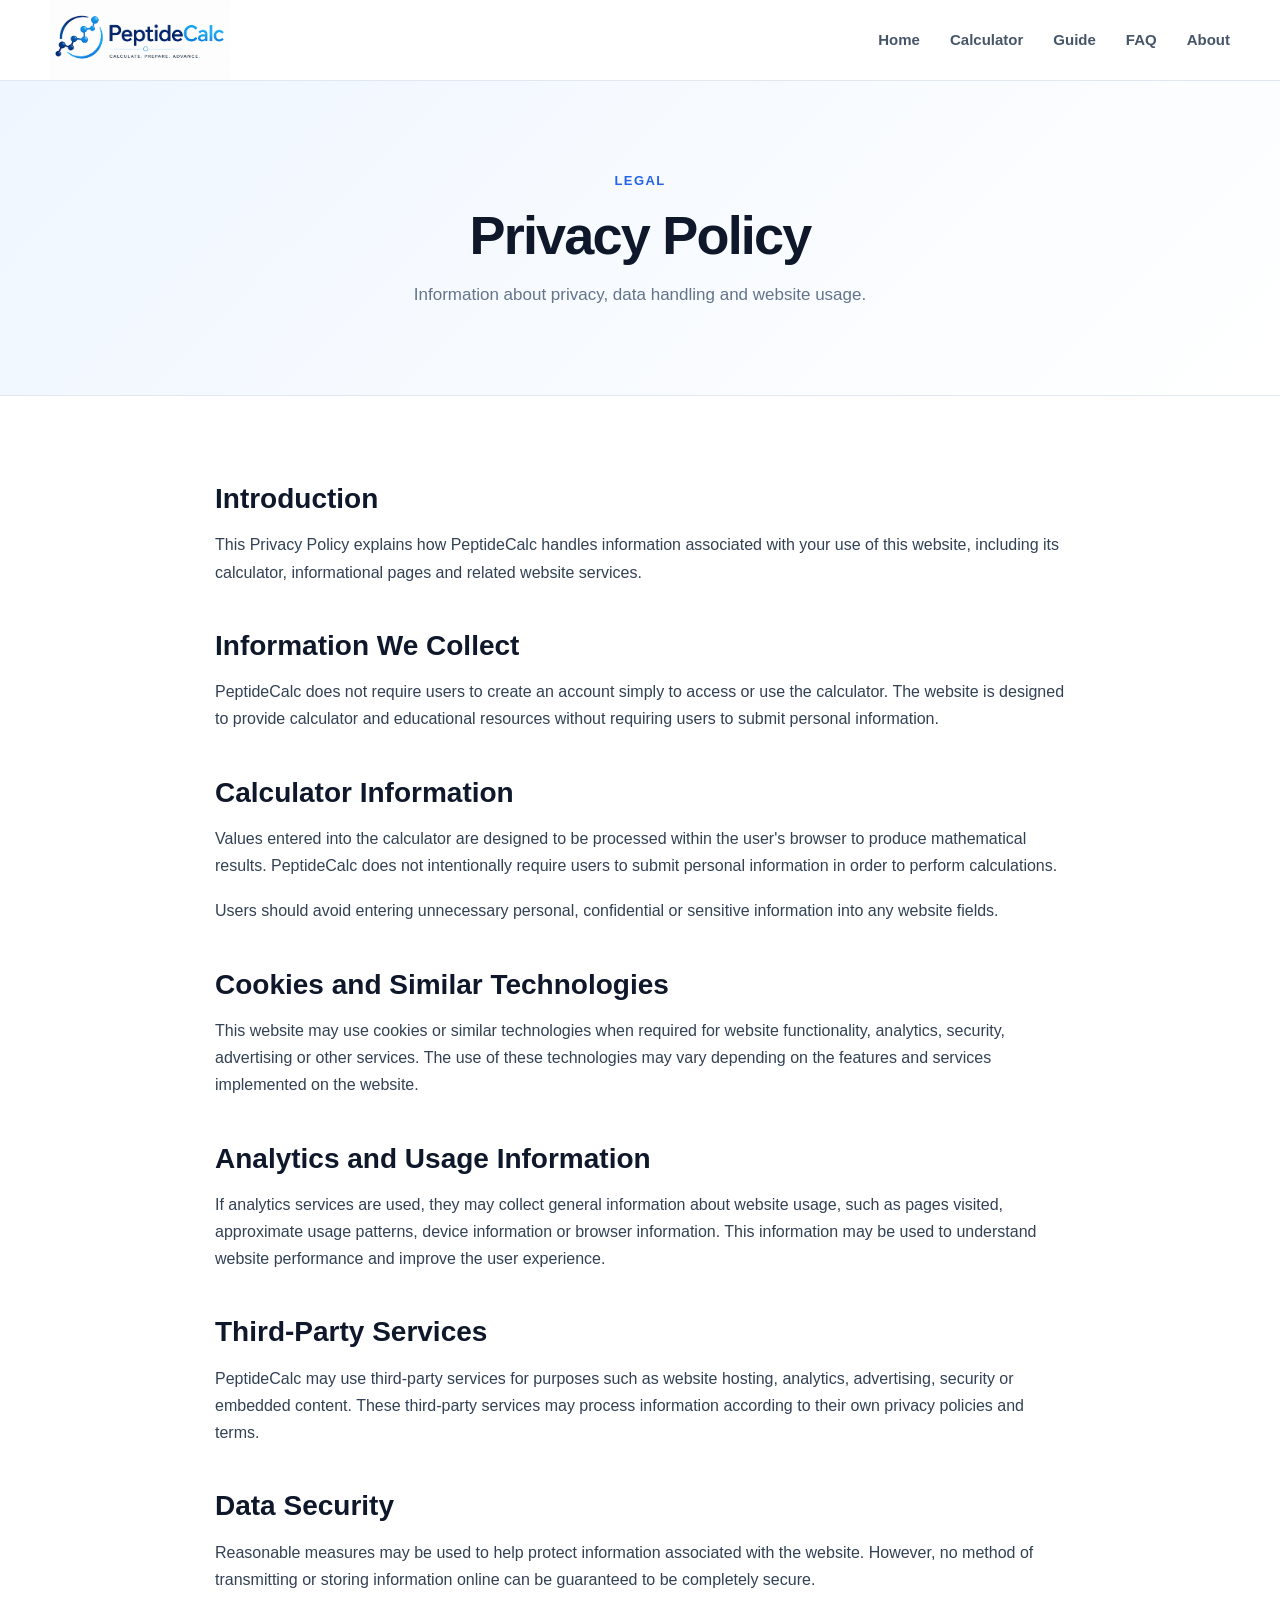
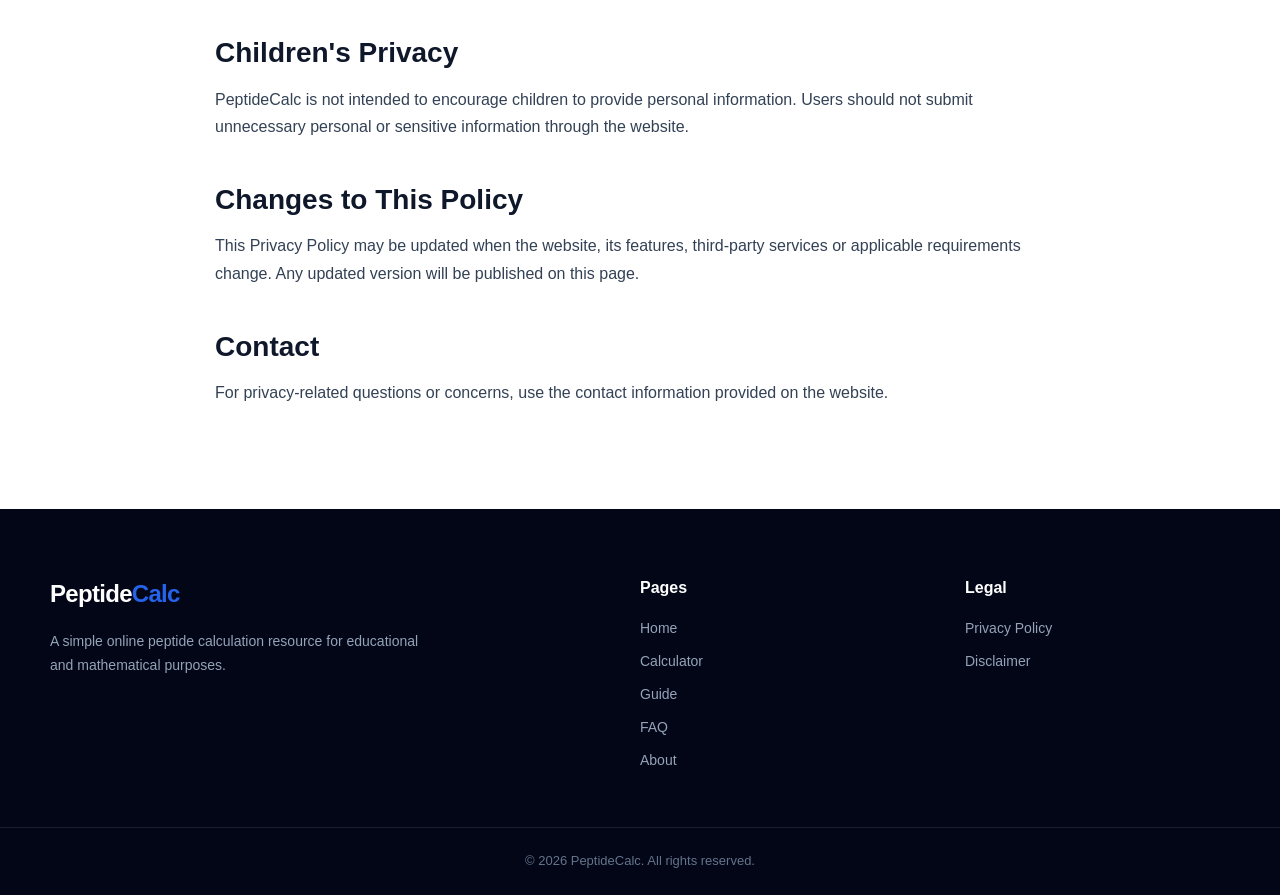
<file: privacy.html>
<!DOCTYPE html>
<html lang="en">
<head>

    <meta charset="UTF-8">

    <meta name="viewport" content="width=device-width, initial-scale=1.0">

    <title>Privacy Policy | PeptideCalc Peptide Calculator</title>

    <meta
        name="description"
        content="Read the PeptideCalc Privacy Policy to learn how information is handled when you use our free peptide calculator, guides and website services."
    >

    <meta name="robots" content="index, follow">

    <link
        rel="canonical"
        href="https://peptide-calculator-virid.vercel.app/privacy.html"
    >

    <meta property="og:type" content="website">

    <meta property="og:title" content="Privacy Policy | PeptideCalc Peptide Calculator">

    <meta property="og:description" content="Read the PeptideCalc Privacy Policy to learn how information is handled when you use our free peptide calculator, guides and website services.">

    <meta
        property="og:url"
        content="https://peptide-calculator-virid.vercel.app/privacy.html"
    >

    <meta property="og:site_name" content="PeptideCalc">

    <link rel="stylesheet" href="style.css">
    <link rel="icon" type="image/png" href="assets/favicon.png">
</head>

<body>

    <header class="site-header">

        <div class="container header-container">

            <a href="index.html" class="logo">
    <img src="assets/logo.png" alt="PeptideCalc">
</a>

            <nav class="main-nav">

                <a href="index.html">Home</a>

                <a href="peptide-calculator.html">
                    Calculator
                </a>

                <a href="guide.html">Guide</a>

                <a href="faq.html">FAQ</a>

                <a href="about.html">About</a>

            </nav>

        </div>

    </header>


    <main>

        <section class="page-hero">

            <div class="container">

                <span class="section-eyebrow">
                    LEGAL
                </span>

                <h1>
                    Privacy Policy
                </h1>

                <p>
                    Information about privacy, data handling and website usage.
                </p>

            </div>

        </section>


        <section class="content-section">

            <div class="container content-container">

                <h2>
                    Introduction
                </h2>

                <p>
                    This Privacy Policy explains how PeptideCalc handles
                    information associated with your use of this website,
                    including its calculator, informational pages and related
                    website services.
                </p>


                <h2>
                    Information We Collect
                </h2>

                <p>
                    PeptideCalc does not require users to create an account
                    simply to access or use the calculator. The website is
                    designed to provide calculator and educational resources
                    without requiring users to submit personal information.
                </p>


                <h2>
                    Calculator Information
                </h2>

                <p>
                    Values entered into the calculator are designed to be
                    processed within the user's browser to produce mathematical
                    results. PeptideCalc does not intentionally require users
                    to submit personal information in order to perform
                    calculations.
                </p>

                <p>
                    Users should avoid entering unnecessary personal,
                    confidential or sensitive information into any website
                    fields.
                </p>


                <h2>
                    Cookies and Similar Technologies
                </h2>

                <p>
                    This website may use cookies or similar technologies when
                    required for website functionality, analytics, security,
                    advertising or other services. The use of these technologies
                    may vary depending on the features and services implemented
                    on the website.
                </p>


                <h2>
                    Analytics and Usage Information
                </h2>

                <p>
                    If analytics services are used, they may collect general
                    information about website usage, such as pages visited,
                    approximate usage patterns, device information or browser
                    information. This information may be used to understand
                    website performance and improve the user experience.
                </p>


                <h2>
                    Third-Party Services
                </h2>

                <p>
                    PeptideCalc may use third-party services for purposes such
                    as website hosting, analytics, advertising, security or
                    embedded content. These third-party services may process
                    information according to their own privacy policies and
                    terms.
                </p>


                <h2>
                    Data Security
                </h2>

                <p>
                    Reasonable measures may be used to help protect information
                    associated with the website. However, no method of
                    transmitting or storing information online can be guaranteed
                    to be completely secure.
                </p>


                <h2>
                    Children's Privacy
                </h2>

                <p>
                    PeptideCalc is not intended to encourage children to provide
                    personal information. Users should not submit unnecessary
                    personal or sensitive information through the website.
                </p>


                <h2>
                    Changes to This Policy
                </h2>

                <p>
                    This Privacy Policy may be updated when the website,
                    its features, third-party services or applicable
                    requirements change. Any updated version will be published
                    on this page.
                </p>


                <h2>
                    Contact
                </h2>

                <p>
                    For privacy-related questions or concerns, use the contact
                    information provided on the website.
                </p>

            </div>

        </section>

    </main>


    <footer class="site-footer">

        <div class="container footer-container">

            <div class="footer-about">

                <a href="index.html" class="logo">
                    Peptide<span>Calc</span>
                </a>

                <p>
                    A simple online peptide calculation resource for educational
                    and mathematical purposes.
                </p>

            </div>


            <div class="footer-links">

                <h3>Pages</h3>

                <a href="index.html">Home</a>

                <a href="peptide-calculator.html">
                    Calculator
                </a>

                <a href="guide.html">
                    Guide
                </a>

                <a href="faq.html">FAQ</a>

                <a href="about.html">About</a>

            </div>


            <div class="footer-links">

                <h3>Legal</h3>

                <a href="privacy.html">
                    Privacy Policy
                </a>

                <a href="disclaimer.html">
                    Disclaimer
                </a>

            </div>

        </div>


        <div class="footer-bottom">

            <p>
                © 2026 PeptideCalc. All rights reserved.
            </p>

        </div>

    </footer>


    <script src="script.js"></script>

</body>
</html>
</file>
<file: style.css>
/* =========================================================
   PEPTIDE CALC — GLOBAL STYLESHEET
   ========================================================= */


/* =========================================================
   1. ROOT VARIABLES
   ========================================================= */

:root {

    --primary: #2563eb;
    --primary-dark: #1d4ed8;
    --primary-light: #eff6ff;

    --secondary: #0f172a;

    --text: #334155;
    --text-light: #64748b;

    --white: #ffffff;
    --light-bg: #f8fafc;
    --border: #e2e8f0;

    --success: #15803d;
    --danger: #dc2626;

    --shadow-sm: 0 4px 15px rgba(15, 23, 42, 0.06);
    --shadow-md: 0 10px 30px rgba(15, 23, 42, 0.08);
    --shadow-lg: 0 20px 50px rgba(15, 23, 42, 0.12);

    --radius-sm: 8px;
    --radius-md: 14px;
    --radius-lg: 22px;

    --container: 1180px;

}


/* =========================================================
   2. RESET
   ========================================================= */

* {
    margin: 0;
    padding: 0;
    box-sizing: border-box;
}


html {
    scroll-behavior: smooth;
}


body {
    font-family:
        Inter,
        -apple-system,
        BlinkMacSystemFont,
        "Segoe UI",
        Roboto,
        Arial,
        sans-serif;

    color: var(--text);

    background: var(--white);

    line-height: 1.7;

    overflow-x: hidden;
}


img {
    max-width: 100%;
    display: block;
}


a {
    text-decoration: none;
    color: inherit;
}


button,
input,
select,
textarea {
    font: inherit;
}


/* =========================================================
   3. CONTAINER
   ========================================================= */

.container {
    width: min(
        calc(100% - 40px),
        var(--container)
    );

    margin: 0 auto;
}


/* =========================================================
   4. TOP INFORMATION BAR
   ========================================================= */

.top-bar {
    background: var(--secondary);
    color: #cbd5e1;

    font-size: 13px;

    padding: 8px 0;
}


.top-bar .container {
    display: flex;

    justify-content: space-between;

    align-items: center;

    gap: 20px;
}


/* =========================================================
   5. HEADER
   ========================================================= */

.site-header {
    background: var(--white);

    border-bottom: 1px solid var(--border);

    position: sticky;

    top: 0;

    z-index: 1000;
}


.header-container {
    min-height: 76px;

    display: flex;

    align-items: center;

    justify-content: space-between;

    gap: 40px;
}


/* =========================================================
   6. LOGO
   ========================================================= */

.logo {
    font-size: 24px;

    font-weight: 800;

    letter-spacing: -0.7px;

    color: var(--secondary);

    white-space: nowrap;
}


.logo span {
    color: var(--primary);
}


/* =========================================================
   7. NAVIGATION
   ========================================================= */

.main-nav {
    display: flex;

    align-items: center;

    gap: 30px;
}


.main-nav a {
    color: #475569;

    font-size: 15px;

    font-weight: 600;

    position: relative;

    transition:
        color 0.25s ease;
}


.main-nav a::after {
    content: "";

    position: absolute;

    left: 0;

    bottom: -8px;

    width: 0;

    height: 2px;

    background: var(--primary);

    transition:
        width 0.25s ease;
}


.main-nav a:hover {
    color: var(--primary);
}


.main-nav a:hover::after {
    width: 100%;
}


/* =========================================================
   8. HERO SECTION
   ========================================================= */

.hero-section {
    background:
        linear-gradient(
            135deg,
            #eff6ff 0%,
            #ffffff 55%,
            #f8fafc 100%
        );

    padding: 110px 0 100px;

    position: relative;

    overflow: hidden;
}


.hero-section::before {
    content: "";

    position: absolute;

    width: 420px;

    height: 420px;

    border-radius: 50%;

    background: rgba(37, 99, 235, 0.07);

    top: -180px;

    right: -120px;
}


.hero-container {
    position: relative;

    z-index: 1;
}


.hero-content {
    max-width: 760px;

    margin: 0 auto;

    text-align: center;
}


.hero-eyebrow,
.section-eyebrow {
    display: inline-block;

    color: var(--primary);

    font-size: 13px;

    font-weight: 800;

    letter-spacing: 1.4px;

    text-transform: uppercase;

    margin-bottom: 12px;
}


.hero-content h1 {
    color: var(--secondary);

    font-size: clamp(42px, 6vw, 70px);

    line-height: 1.08;

    letter-spacing: -2.5px;

    margin-bottom: 24px;

    font-weight: 850;
}


.hero-content p {
    max-width: 650px;

    margin: 0 auto 34px;

    color: var(--text-light);

    font-size: 18px;
}


/* =========================================================
   9. BUTTONS
   ========================================================= */

.hero-buttons {
    display: flex;

    justify-content: center;

    align-items: center;

    gap: 14px;

    flex-wrap: wrap;
}


.primary-btn,
.secondary-btn {
    display: inline-flex;

    align-items: center;

    justify-content: center;

    min-height: 48px;

    padding: 12px 24px;

    border-radius: var(--radius-sm);

    font-size: 15px;

    font-weight: 700;

    cursor: pointer;

    transition:
        transform 0.2s ease,
        box-shadow 0.2s ease,
        background 0.2s ease;
}


.primary-btn {
    background: var(--primary);

    color: var(--white);

    border: 1px solid var(--primary);

    box-shadow:
        0 8px 20px rgba(37, 99, 235, 0.2);
}


.primary-btn:hover {
    background: var(--primary-dark);

    transform: translateY(-2px);

    box-shadow:
        0 12px 25px rgba(37, 99, 235, 0.28);
}


.secondary-btn {
    background: var(--white);

    color: var(--secondary);

    border: 1px solid var(--border);
}


.secondary-btn:hover {
    border-color: var(--primary);

    color: var(--primary);

    transform: translateY(-2px);
}


/* =========================================================
   10. SECTION COMMON STYLES
   ========================================================= */

section {
    position: relative;
}


.about-section,
.features-section,
.process-section,
.why-section,
.faq-preview-section,
.resources-section,
.information-section {
    padding: 90px 0;
}


.section-heading {
    max-width: 720px;

    margin: 0 auto 50px;

    text-align: center;
}


.section-heading h2 {
    color: var(--secondary);

    font-size: clamp(30px, 4vw, 44px);

    line-height: 1.2;

    letter-spacing: -1.2px;

    margin-bottom: 15px;
}


.section-heading p {
    color: var(--text-light);

    font-size: 16px;
}


/* =========================================================
   11. ABOUT SECTION
   ========================================================= */

.about-section {
    background: var(--white);
}


.about-content {
    max-width: 850px;

    margin: 0 auto;

    padding: 35px;

    background: var(--light-bg);

    border: 1px solid var(--border);

    border-radius: var(--radius-lg);

    box-shadow: var(--shadow-sm);
}


.about-content p {
    margin-bottom: 18px;
}


.about-content p:last-child {
    margin-bottom: 0;
}


/* =========================================================
   12. FEATURES
   ========================================================= */

.features-section {
    background: var(--light-bg);
}


.features-grid {
    display: grid;

    grid-template-columns:
        repeat(4, 1fr);

    gap: 22px;
}


.feature-card {
    background: var(--white);

    padding: 30px 25px;

    border: 1px solid var(--border);

    border-radius: var(--radius-md);

    box-shadow: var(--shadow-sm);

    transition:
        transform 0.25s ease,
        box-shadow 0.25s ease;
}


.feature-card:hover {
    transform: translateY(-6px);

    box-shadow: var(--shadow-md);
}


.feature-card h3 {
    color: var(--secondary);

    font-size: 20px;

    margin-bottom: 10px;
}


.feature-card p {
    color: var(--text-light);

    font-size: 14px;
}


/* =========================================================
   13. PROCESS
   ========================================================= */

.process-section {
    background: var(--white);
}


.process-grid {
    display: grid;

    grid-template-columns:
        repeat(3, 1fr);

    gap: 25px;

    max-width: 1000px;

    margin: 0 auto;
}


.process-card {
    position: relative;

    background: var(--white);

    border: 1px solid var(--border);

    border-radius: var(--radius-md);

    padding: 35px 30px;

    box-shadow: var(--shadow-sm);
}


.process-number {
    display: inline-flex;

    align-items: center;

    justify-content: center;

    width: 45px;

    height: 45px;

    border-radius: 50%;

    background: var(--primary-light);

    color: var(--primary);

    font-size: 13px;

    font-weight: 800;

    margin-bottom: 20px;
}


.process-card h3 {
    color: var(--secondary);

    margin-bottom: 8px;

    font-size: 19px;
}


.process-card p {
    color: var(--text-light);

    font-size: 14px;
}


/* =========================================================
   14. WHY CHOOSE US
   ========================================================= */

.why-section {
    background: var(--light-bg);
}


.why-grid {
    display: grid;

    grid-template-columns:
        repeat(4, 1fr);

    gap: 20px;
}


.why-card {
    background: var(--white);

    border: 1px solid var(--border);

    border-radius: var(--radius-md);

    padding: 28px;

    text-align: center;
}


.why-card h3 {
    color: var(--secondary);

    margin-bottom: 8px;

    font-size: 18px;
}


.why-card p {
    color: var(--text-light);

    font-size: 14px;
}


/* =========================================================
   15. FACTS / COUNTERS
   ========================================================= */

.facts-section {
    padding: 65px 0;

    background: var(--secondary);

    color: var(--white);
}


.facts-grid {
    display: grid;

    grid-template-columns:
        repeat(4, 1fr);

    gap: 25px;
}


.fact-item {
    text-align: center;

    padding: 10px;
}


.fact-item strong {
    display: block;

    font-size: 38px;

    line-height: 1.2;

    margin-bottom: 6px;
}


.fact-item span {
    color: #94a3b8;

    font-size: 14px;

    font-weight: 600;
}


/* =========================================================
   16. FAQ
   ========================================================= */

.faq-preview-section,
.faq-page-section {
    background: var(--white);
}


.faq-list,
.faq-container {
    max-width: 850px;

    margin: 0 auto;
}


details {
    background: var(--white);

    border: 1px solid var(--border);

    border-radius: var(--radius-md);

    margin-bottom: 14px;

    overflow: hidden;
}


summary {
    cursor: pointer;

    list-style: none;

    padding: 20px 24px;

    color: var(--secondary);

    font-size: 16px;

    font-weight: 700;

    position: relative;

    padding-right: 55px;
}


summary::-webkit-details-marker {
    display: none;
}


summary::after {
    content: "+";

    position: absolute;

    right: 24px;

    top: 50%;

    transform: translateY(-50%);

    color: var(--primary);

    font-size: 24px;

    font-weight: 400;
}


details[open] summary::after {
    content: "−";
}


details p {
    padding: 0 24px 22px;

    color: var(--text-light);

    font-size: 15px;
}


.center-button {
    text-align: center;

    margin-top: 35px;
}


/* =========================================================
   17. RESOURCES
   ========================================================= */

.resources-section {
    background: var(--light-bg);
}


.resources-grid {
    display: grid;

    grid-template-columns:
        repeat(3, 1fr);

    gap: 22px;
}


.resource-card {
    background: var(--white);

    border: 1px solid var(--border);

    border-radius: var(--radius-md);

    padding: 30px;

    transition:
        transform 0.25s ease,
        box-shadow 0.25s ease;
}


.resource-card:hover {
    transform: translateY(-5px);

    box-shadow: var(--shadow-md);
}


.resource-card h3 {
    color: var(--secondary);

    font-size: 20px;

    margin-bottom: 8px;
}


.resource-card p {
    color: var(--text-light);

    font-size: 14px;
}


/* =========================================================
   18. NOTICE / DISCLAIMER BOX
   ========================================================= */

.notice-section {
    padding: 70px 0;

    background: var(--light-bg);
}


.notice-box {
    max-width: 950px;

    margin: 0 auto;

    padding: 30px;

    background: #f8fafc;

    border: 1px solid var(--border);

    border-left: 5px solid var(--primary);

    border-radius: var(--radius-md);
}


.notice-box h2,
.notice-box h3 {
    color: var(--secondary);

    margin-bottom: 10px;
}


.notice-box p {
    color: var(--text-light);

    font-size: 14px;
}


.notice-box a {
    display: inline-block;

    margin-top: 15px;

    color: var(--primary);

    font-weight: 700;

    font-size: 14px;
}


/* =========================================================
   19. INNER PAGE HERO
   ========================================================= */

.page-hero,
.calculator-hero {
    background:
        linear-gradient(
            135deg,
            #eff6ff,
            #ffffff
        );

    padding: 85px 0;

    text-align: center;

    border-bottom: 1px solid var(--border);
}


.page-hero h1,
.calculator-hero h1 {
    color: var(--secondary);

    font-size: clamp(35px, 5vw, 54px);

    line-height: 1.15;

    letter-spacing: -1.8px;

    margin-bottom: 15px;
}


.page-hero p,
.calculator-hero p {
    max-width: 650px;

    margin: 0 auto;

    color: var(--text-light);

    font-size: 17px;
}


/* =========================================================
   20. CONTENT PAGES
   ========================================================= */

.content-section {
    padding: 85px 0;

    background: var(--white);
}


.content-container {
    max-width: 850px;
}


.content-container h2 {
    color: var(--secondary);

    font-size: 28px;

    line-height: 1.3;

    margin-top: 42px;

    margin-bottom: 14px;
}


.content-container h2:first-child {
    margin-top: 0;
}


.content-container h3 {
    color: var(--secondary);

    margin-bottom: 8px;
}


.content-container p {
    color: var(--text);

    margin-bottom: 18px;
}


.content-container ul,
.content-container ol {
    margin:
        0 0 20px 25px;
}


.content-container li {
    margin-bottom: 8px;
}


/* =========================================================
   21. CALCULATOR SECTION
   ========================================================= */

.calculator-section {
    padding: 80px 0 90px;
    background:
        linear-gradient(
            180deg,
            #f8fafc 0%,
            #eef3f8 100%
        );
}


.calculator-box {
    max-width: 820px;
    margin: 0 auto;

    background: #ffffff;

    border: 1px solid #dbe5ef;
    border-radius: 24px;

    box-shadow:
        0 8px 25px rgba(15, 23, 42, 0.06),
        0 25px 65px rgba(15, 23, 42, 0.08);

    overflow: hidden;
}


/* TOP BLUE LINE */

.calculator-box::before {
    content: "";
    display: block;

    width: 100%;
    height: 5px;

    background:
        linear-gradient(
            90deg,
            #2563eb,
            #60a5fa
        );
}


/* =========================================================
   CALCULATOR HEADER
   ========================================================= */

.calculator-header {
    padding: 32px 36px 28px;

    background: #ffffff;

    border-bottom: 1px solid #e8eef5;
}


.calculator-title-row {
    display: flex;

    align-items: flex-start;

    justify-content: space-between;

    gap: 25px;
}


.calculator-label {
    display: inline-block;

    margin-bottom: 8px;

    color: #2563eb;

    font-size: 11px;

    font-weight: 800;

    letter-spacing: 1.3px;
}


.calculator-header h2 {
    color: #0f172a;

    font-size: 30px;

    line-height: 1.2;

    font-weight: 800;

    letter-spacing: -0.8px;

    margin-bottom: 7px;
}


.calculator-header p {
    margin: 0;

    color: #64748b;

    font-size: 14px;

    line-height: 1.6;
}


/* READY STATUS */

.calculator-status {
    display: inline-flex;

    align-items: center;

    gap: 7px;

    flex-shrink: 0;

    padding: 7px 11px;

    border: 1px solid #dbe7f3;

    border-radius: 999px;

    background: #f8fbff;

    color: #64748b;

    font-size: 12px;

    font-weight: 700;
}


.calculator-status span {
    width: 7px;

    height: 7px;

    display: inline-block;

    border-radius: 50%;

    background: #22c55e;

    box-shadow:
        0 0 0 3px rgba(34, 197, 94, 0.10);
}


/* =========================================================
   FORM
   ========================================================= */

#peptideCalculatorForm {
    display: grid;

    grid-template-columns: 1fr 1fr;

    gap: 18px;

    padding: 30px 36px 34px;
}


/* =========================================================
   INPUT CARDS
   ========================================================= */

.calculator-input-card {
    padding: 20px;

    background:
        linear-gradient(
            180deg,
            #ffffff 0%,
            #f8fbff 100%
        );

    border: 1px solid #dce6f0;

    border-radius: 17px;

    box-shadow:
        0 3px 12px rgba(15, 23, 42, 0.025);

    transition:
        border-color 0.2s ease,
        box-shadow 0.2s ease,
        transform 0.2s ease;
}


.calculator-input-card:first-child {
    grid-column: 1 / -1;
}


.calculator-input-card:hover {
    border-color: #c9d7e5;

    box-shadow:
        0 8px 20px rgba(15, 23, 42, 0.055);
}


.calculator-input-card:focus-within {
    border-color: #93c5fd;

    box-shadow:
        0 0 0 4px rgba(37, 99, 235, 0.065),
        0 8px 22px rgba(15, 23, 42, 0.045);
}


/* =========================================================
   INPUT CARD HEADER
   ========================================================= */

.input-card-top {
    display: flex;

    align-items: flex-start;

    justify-content: space-between;

    gap: 15px;

    margin-bottom: 12px;
}


.input-card-top > div {
    display: flex;

    align-items: center;

    gap: 10px;
}


.input-step {
    display: inline-flex;

    align-items: center;

    justify-content: center;

    width: 27px;

    height: 27px;

    border-radius: 8px;

    background: #eff6ff;

    color: #2563eb;

    font-size: 10px;

    font-weight: 900;
}


.input-card-top label {
    color: #0f172a;

    font-size: 14px;

    font-weight: 800;

    margin: 0;
}


.input-hint {
    color: #94a3b8;

    font-size: 11px;

    white-space: nowrap;
}


/* =========================================================
   INPUT + UNIT
   ========================================================= */

.input-with-unit {
    display: flex;

    align-items: stretch;

    width: 100%;
}


.input-with-unit input {
    width: 100%;

    min-height: 56px;

    padding: 13px 16px;

    border: 1.5px solid #cbd7e3;

    border-right: none;

    border-radius: 11px 0 0 11px;

    background: #ffffff;

    color: #0f172a;

    font-size: 17px;

    font-weight: 600;

    outline: none;

    transition:
        border-color 0.2s ease,
        box-shadow 0.2s ease;
}


.input-with-unit input:hover {
    border-color: #b7c7d7;
}


.input-with-unit input:focus {
    border-color: #2563eb;

    box-shadow:
        0 0 0 4px rgba(37, 99, 235, 0.10);

    position: relative;

    z-index: 1;
}


.input-with-unit input::placeholder {
    color: #a4b1bf;

    font-weight: 400;
}


.input-unit {
    min-width: 68px;

    display: flex;

    align-items: center;

    justify-content: center;

    padding: 0 14px;

    border: 1.5px solid #cbd7e3;

    border-left: 1px solid #e0e7ef;

    border-radius: 0 11px 11px 0;

    background: #f8fafc;

    color: #475569;

    font-size: 14px;

    font-weight: 800;
}


/* =========================================================
   QUICK PICK
   ========================================================= */

.quick-pick-area {
    margin-top: 16px;
}


.quick-pick-label {
    display: block;

    margin-bottom: 9px;

    color: #94a3b8;

    font-size: 11px;

    font-weight: 800;

    text-transform: uppercase;

    letter-spacing: 0.7px;
}


.quick-picks {
    display: flex;

    flex-wrap: wrap;

    gap: 8px;
}


.quick-pick {
    min-height: 34px;

    padding: 6px 13px;

    border: 1px solid #d7e1eb;

    border-radius: 8px;

    background: #ffffff;

    color: #475569;

    font-size: 12px;

    font-weight: 700;

    cursor: pointer;

    transition:
        background 0.2s ease,
        border-color 0.2s ease,
        color 0.2s ease,
        transform 0.15s ease;
}


.quick-pick:hover {
    background: #eff6ff;

    border-color: #93c5fd;

    color: #2563eb;

    transform: translateY(-1px);
}


.quick-pick.active {
    background: #2563eb;

    border-color: #2563eb;

    color: #ffffff;
}


/* =========================================================
   ACTION BUTTONS
   ========================================================= */

.calculator-actions {
    grid-column: 1 / -1;

    display: grid;

    grid-template-columns: 1fr 150px;

    gap: 12px;

    margin-top: 2px;
}


.calculate-btn,
.reset-btn {
    min-height: 56px;

    border-radius: 11px;

    font-size: 15px;

    font-weight: 800;

    cursor: pointer;
}


.calculate-btn {
    background:
        linear-gradient(
            135deg,
            #2563eb,
            #1d4ed8
        );

    border: 1px solid #2563eb;

    color: #ffffff;

    box-shadow:
        0 9px 20px rgba(37, 99, 235, 0.20);
}


.calculate-btn:hover {
    transform: translateY(-2px);

    box-shadow:
        0 13px 26px rgba(37, 99, 235, 0.26);
}


.reset-btn {
    background: #ffffff;

    border: 1px solid #d3dee9;

    color: #475569;
}


.reset-btn:hover {
    background: #f8fafc;

    border-color: #b9c8d7;

    color: #1e293b;

    transform: translateY(-2px);
}


/* =========================================================
   RESULT
   ========================================================= */

.calculator-result {
    margin: 0 36px 36px;

    min-height: 165px;

    padding: 27px 25px;

    border: 1px solid #c7dcf4;

    border-radius: 18px;

    background:
        linear-gradient(
            135deg,
            #edf5ff 0%,
            #f8fbff 100%
        );

    text-align: center;

    box-shadow:
        inset 0 1px 0 rgba(255, 255, 255, 0.9),
        0 6px 18px rgba(37, 99, 235, 0.04);
}


.result-top {
    display: flex;

    align-items: center;

    justify-content: center;

    gap: 8px;

    margin-bottom: 7px;
}


.result-icon {
    display: inline-flex;

    align-items: center;

    justify-content: center;

    width: 23px;

    height: 23px;

    border-radius: 50%;

    background: #dbeafe;

    color: #2563eb;

    font-size: 12px;

    font-weight: 900;
}


.result-label {
    color: #64748b;

    font-size: 10px;

    font-weight: 900;

    letter-spacing: 1px;
}


.calculator-result h3 {
    color: #0f172a;

    font-size: 20px;

    line-height: 1.3;

    font-weight: 800;

    margin-bottom: 7px;
}


.calculator-result p {
    color: #64748b;

    font-size: 14px;

    line-height: 1.6;

    margin: 0;
}


.calculator-result .result-value {
    color: #2563eb;

    font-size: 36px;

    line-height: 1.15;

    font-weight: 900;

    letter-spacing: -0.8px;

    margin-top: 10px;
}


/* =========================================================
   MOBILE
   ========================================================= */

@media (max-width: 700px) {

    .calculator-section {
        padding: 55px 0 65px;
    }


    .calculator-box {
        border-radius: 20px;
    }


    .calculator-header {
        padding: 27px 21px 24px;
    }


    .calculator-title-row {
        flex-direction: column;

        gap: 13px;
    }


    .calculator-header h2 {
        font-size: 25px;
    }


    .calculator-status {
        align-self: flex-start;
    }


    #peptideCalculatorForm {
        grid-template-columns: 1fr;

        gap: 15px;

        padding: 23px 21px 27px;
    }


    .calculator-input-card:first-child {
        grid-column: auto;
    }


    .calculator-input-card {
        padding: 17px;
    }


    .input-card-top {
        flex-direction: column;

        gap: 6px;
    }


    .input-hint {
        margin-left: 37px;
    }


    .calculator-actions {
        grid-column: auto;

        grid-template-columns: 1fr;

        gap: 10px;
    }


    .calculator-result {
        margin: 0 21px 21px;

        padding: 25px 17px;
    }


    .calculator-result .result-value {
        font-size: 31px;
    }

}

/* =========================================================
   25. INFORMATION SECTION
   ========================================================= */

.information-section {
    background: var(--white);
}


.information-section > .container {
    max-width: 850px;
}


.information-section p {
    margin-bottom: 18px;
}


/* =========================================================
   26. FOOTER
   ========================================================= */

.site-footer {
    background: #020617;

    color: #cbd5e1;

    padding-top: 65px;
}


.footer-container {
    display: grid;

    grid-template-columns:
        2fr 1fr 1fr;

    gap: 60px;

    padding-bottom: 55px;
}


.footer-about .logo {
    color: var(--white);

    display: inline-block;

    margin-bottom: 15px;
}


.footer-about p {
    max-width: 380px;

    color: #94a3b8;

    font-size: 14px;
}


.footer-links {
    display: flex;

    flex-direction: column;

    gap: 9px;
}


.footer-links h3 {
    color: var(--white);

    font-size: 16px;

    margin-bottom: 7px;
}


.footer-links a {
    color: #94a3b8;

    font-size: 14px;

    transition:
        color 0.2s ease;
}


.footer-links a:hover {
    color: var(--white);
}


.footer-bottom {
    border-top: 1px solid rgba(148, 163, 184, 0.15);

    text-align: center;

    padding: 22px 20px;

    color: #64748b;

    font-size: 13px;
}


/* =========================================================
   27. RESPONSIVE — TABLET
   ========================================================= */

@media (max-width: 950px) {

    .features-grid,
    .why-grid {
        grid-template-columns:
            repeat(2, 1fr);
    }


    .process-grid {
        grid-template-columns:
            1fr;
    }


    .resources-grid {
        grid-template-columns:
            repeat(2, 1fr);
    }


    .footer-container {
        grid-template-columns:
            1.5fr 1fr 1fr;

        gap: 35px;
    }

}


/* =========================================================
   28. RESPONSIVE — MOBILE
   ========================================================= */

@media (max-width: 700px) {

    .container {
        width: min(
            calc(100% - 30px),
            var(--container)
        );
    }


    .top-bar .container {
        flex-direction: column;

        gap: 2px;

        text-align: center;
    }


    .header-container {
        flex-direction: column;

        justify-content: center;

        gap: 12px;

        padding: 15px 0;
    }


    .main-nav {
        width: 100%;

        justify-content: center;

        gap: 17px;

        flex-wrap: wrap;
    }


    .main-nav a {
        font-size: 13px;
    }


    .hero-section {
        padding: 75px 0;
    }


    .hero-content h1 {
        font-size: 43px;

        letter-spacing: -1.7px;
    }


    .hero-content p {
        font-size: 16px;
    }


    .about-section,
    .features-section,
    .process-section,
    .why-section,
    .faq-preview-section,
    .resources-section,
    .information-section {
        padding: 65px 0;
    }


    .section-heading {
        margin-bottom: 35px;
    }


    .section-heading h2 {
        font-size: 31px;
    }


    .features-grid,
    .why-grid,
    .resources-grid,
    .facts-grid {
        grid-template-columns:
            1fr;
    }


    .facts-section {
        padding: 50px 0;
    }


    .page-hero,
    .calculator-hero {
        padding: 65px 0;
    }


    .page-hero h1,
    .calculator-hero h1 {
        font-size: 38px;
    }


    .content-section {
        padding: 65px 0;
    }


    .content-container h2 {
        font-size: 25px;
    }


    .calculator-section {
        padding: 55px 0;
    }


    .calculator-box {
        padding: 25px 20px;
    }


    .calculator-header h2 {
        font-size: 24px;
    }


    #peptideCalculatorForm {
        flex-direction: column;
    }


    #peptideCalculatorForm .primary-btn,
    #peptideCalculatorForm .secondary-btn {
        width: 100%;
    }


    .footer-container {
        grid-template-columns:
            1fr;

        gap: 35px;

        padding-bottom: 40px;
    }


    .footer-links {
        gap: 7px;
    }

}


/* =========================================================
   29. SMALL MOBILE
   ========================================================= */

@media (max-width: 420px) {

    .hero-content h1 {
        font-size: 37px;
    }


    .main-nav {
        gap: 12px;
    }


    .main-nav a {
        font-size: 12px;
    }


    .hero-buttons {
        flex-direction: column;

        width: 100%;
    }


    .hero-buttons a {
        width: 100%;
    }


    .about-content,
    .notice-box {
        padding: 22px;
    }

}
.logo img {
    width: 180px;
    height: auto;
    display: block;
}
</file>
